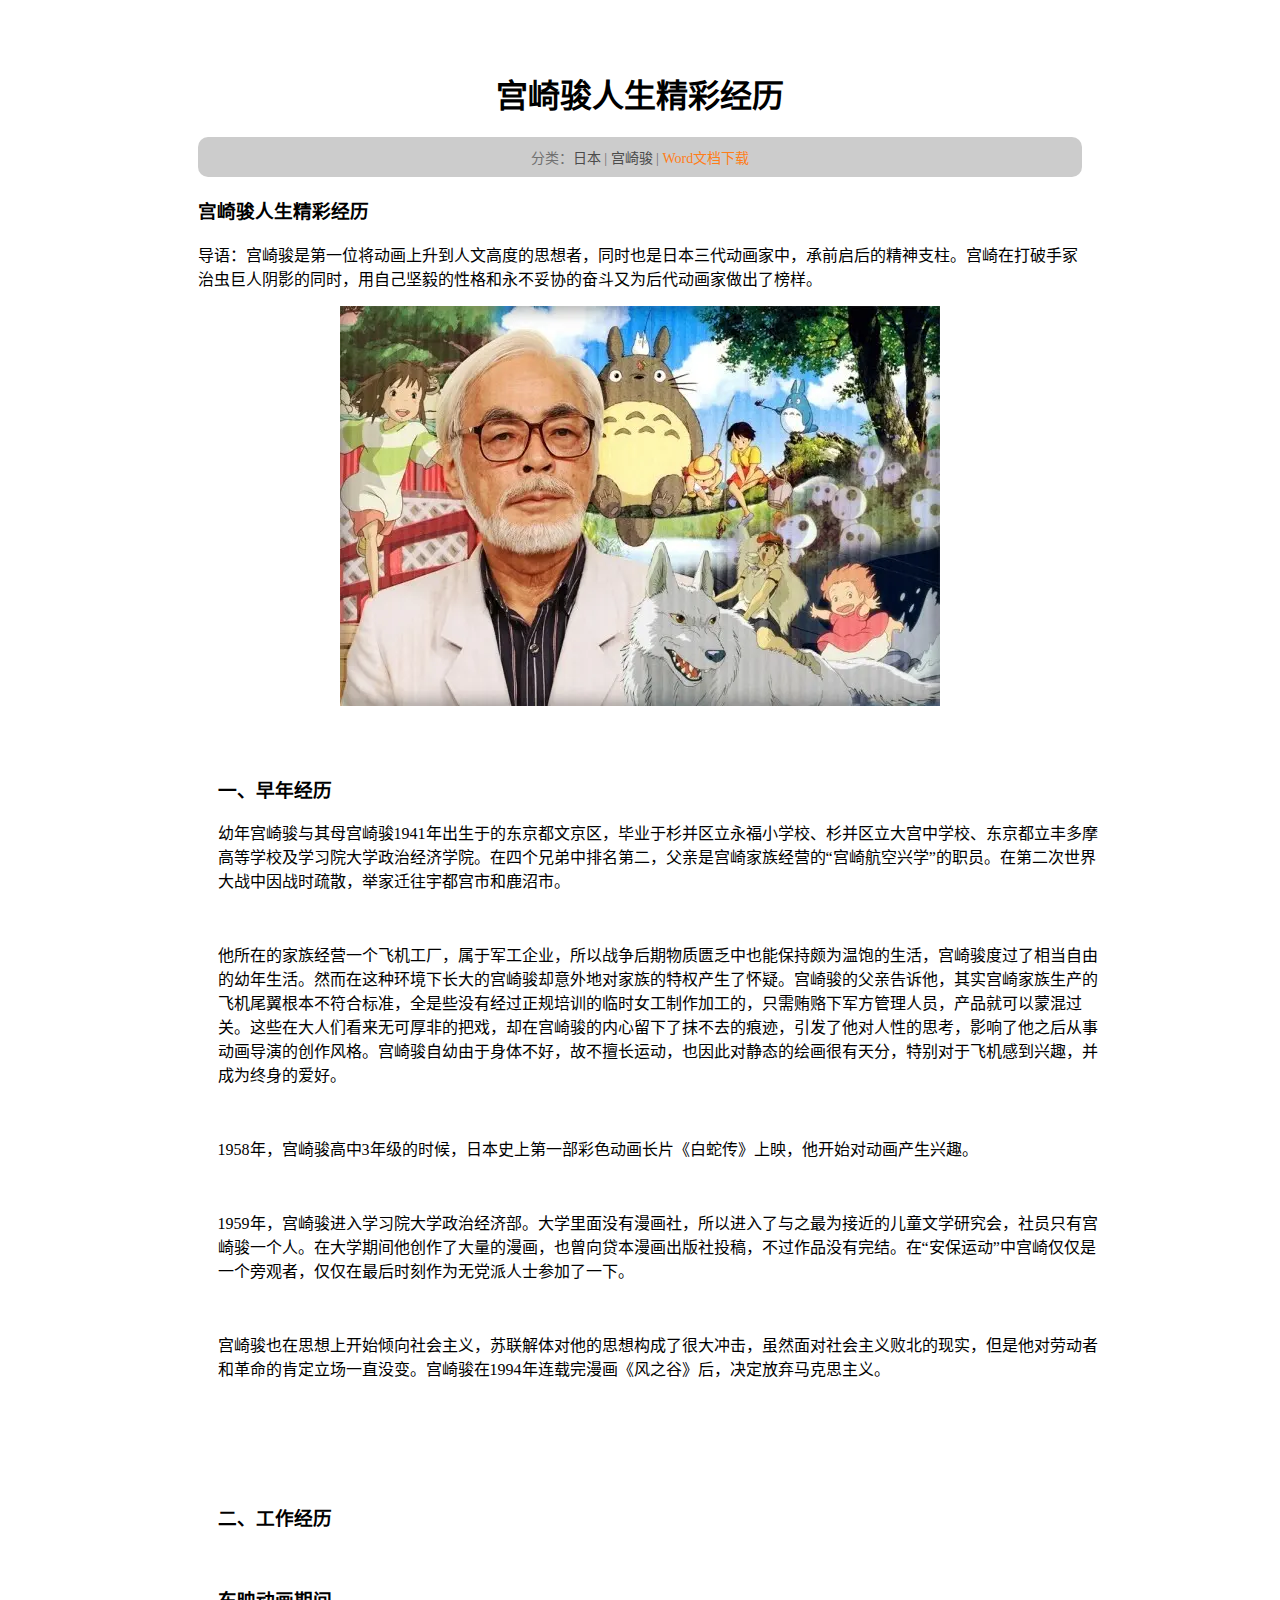
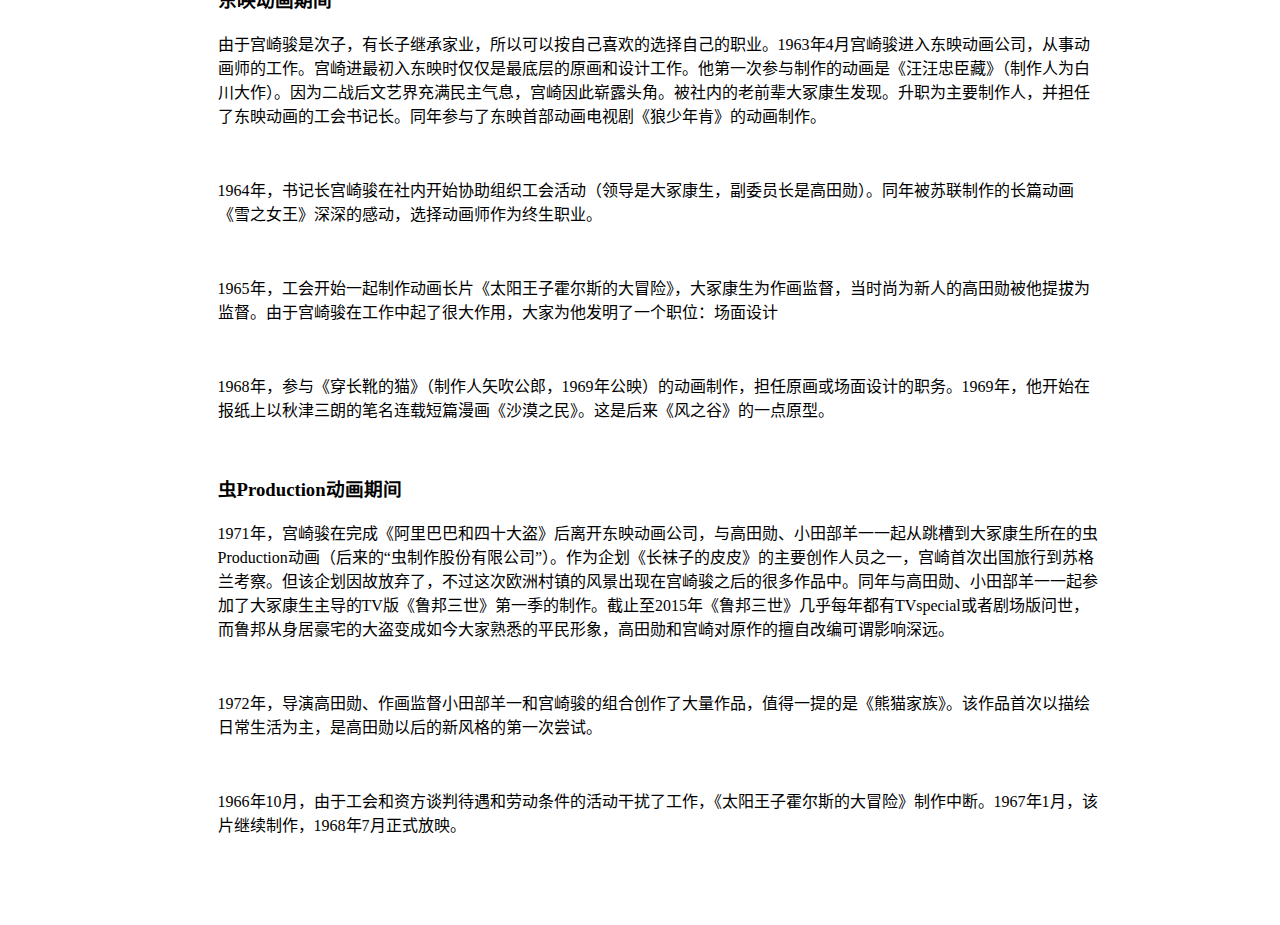
<file: author-store.html>
<!DOCTYPE html>
<html lang="zh-CN">

<head>
    <meta charset="UTF-8">
    <meta http-equiv="X-UA-Compatible" content="IE=edge">
    <meta name="viewport" content="width=device-width, initial-scale=1.0">
    <style>
        .container {
            margin: 0 auto;
            margin-top: 70px !important;
            width: 70%;
            /* background-color: skyblue; */
            margin-top: 50px;
            margin-bottom: 35px;
        }

        .guoxinye-head {
            margin: 0 auto;
            margin-bottom: 15px;
            padding: 10px;
            text-align: center;
            color: #707070;
            border-radius: 10px;
            background: #ccc;
            font-size: 14px;
        }

        .guoxinye-head a {
            text-decoration: none;
            color: #4b4b4b;
        }

        .guoxinye-onebox {
            margin-top: 30px;
            width: 100%;
            background-color: #fff;
            padding: 20px;
            border-radius: 20px
        }
    </style>
    <title>作者故事</title>
</head>

<body>
    <div class="container">
        <h1 style="text-align:center;">宫崎骏人生精彩经历</h1>
        <div class="guoxinye-head">
            分类：<a href="#" title="日本">日本</a> | <a href="#" title="宫崎骏">宫崎骏</a> | <a href="#"
                style="color:#ff7d18;">Word文档下载</a>
        </div>
        <h3 style="font-weight:600">宫崎骏人生精彩经历</h3>
        <p>导语：宫崎骏是第一位将动画上升到人文高度的思想者，同时也是日本三代动画家中，承前启后的精神支柱。宫崎在打破手冢治虫巨人阴影的同时，用自己坚毅的性格和永不妥协的奋斗又为后代动画家做出了榜样。</p>
        <img src="./image/g3.jpg" alt="" style="margin:0 auto; display: block;">

        <div class="guoxinye-onebox">
            <h3 style="font-weight:600">一、早年经历</h3>
            <p>幼年宫崎骏与其母宫崎骏1941年出生于的东京都文京区，毕业于杉并区立永福小学校、杉并区立大宫中学校、东京都立丰多摩高等学校及学习院大学政治经济学院。在四个兄弟中排名第二，父亲是宫崎家族经营的“宫崎航空兴学”的职员。在第二次世界大战中因战时疏散，举家迁往宇都宫市和鹿沼市。
            </p><br>
            <p>
                他所在的家族经营一个飞机工厂，属于军工企业，所以战争后期物质匮乏中也能保持颇为温饱的生活，宫崎骏度过了相当自由的幼年生活。然而在这种环境下长大的宫崎骏却意外地对家族的特权产生了怀疑。宫崎骏的父亲告诉他，其实宫崎家族生产的飞机尾翼根本不符合标准，全是些没有经过正规培训的临时女工制作加工的，只需贿赂下军方管理人员，产品就可以蒙混过关。这些在大人们看来无可厚非的把戏，却在宫崎骏的内心留下了抹不去的痕迹，引发了他对人性的思考，影响了他之后从事动画导演的创作风格。宫崎骏自幼由于身体不好，故不擅长运动，也因此对静态的绘画很有天分，特别对于飞机感到兴趣，并成为终身的爱好。
            </p><br>
            <p>
                1958年，宫崎骏高中3年级的时候，日本史上第一部彩色动画长片《白蛇传》上映，他开始对动画产生兴趣。
            </p><br>
            <p>
                1959年，宫崎骏进入学习院大学政治经济部。大学里面没有漫画社，所以进入了与之最为接近的儿童文学研究会，社员只有宫崎骏一个人。在大学期间他创作了大量的漫画，也曾向贷本漫画出版社投稿，不过作品没有完结。在“安保运动”中宫崎仅仅是一个旁观者，仅仅在最后时刻作为无党派人士参加了一下。
            </p><br>
            <p>
                宫崎骏也在思想上开始倾向社会主义，苏联解体对他的思想构成了很大冲击，虽然面对社会主义败北的现实，但是他对劳动者和革命的肯定立场一直没变。宫崎骏在1994年连载完漫画《风之谷》后，决定放弃马克思主义。
            </p><br>
        </div>
        <div class="guoxinye-onebox">
            <h3 style="font-weight:600">二、工作经历</h3><br>
            <h3>东映动画期间</h3>
            <p>
                由于宫崎骏是次子，有长子继承家业，所以可以按自己喜欢的选择自己的职业。1963年4月宫崎骏进入东映动画公司，从事动画师的工作。宫崎进最初入东映时仅仅是最底层的原画和设计工作。他第一次参与制作的动画是《汪汪忠臣藏》（制作人为白川大作）。因为二战后文艺界充满民主气息，宫崎因此崭露头角。被社内的老前辈大冢康生发现。升职为主要制作人，并担任了东映动画的工会书记长。同年参与了东映首部动画电视剧《狼少年肯》的动画制作。
            </p><br>
            <p>
                1964年，书记长宫崎骏在社内开始协助组织工会活动（领导是大冢康生，副委员长是高田勋）。同年被苏联制作的长篇动画《雪之女王》深深的感动，选择动画师作为终生职业。
            </p><br>
            <p>
                1965年，工会开始一起制作动画长片《太阳王子霍尔斯的大冒险》，大冢康生为作画监督，当时尚为新人的高田勋被他提拔为监督。由于宫崎骏在工作中起了很大作用，大家为他发明了一个职位：场面设计
            </p><br>
            <p>
                1968年，参与《穿长靴的猫》（制作人矢吹公郎，1969年公映）的动画制作，担任原画或场面设计的职务。1969年，他开始在报纸上以秋津三朗的笔名连载短篇漫画《沙漠之民》。这是后来《风之谷》的一点原型。
            </p><br>
            <h3 style="font-weight:600">虫Production动画期间</h3>
            <p>
                1971年，宫崎骏在完成《阿里巴巴和四十大盗》后离开东映动画公司，与高田勋、小田部羊一一起从跳槽到大冢康生所在的虫Production动画（后来的“虫制作股份有限公司”）。作为企划《长袜子的皮皮》的主要创作人员之一，宫崎首次出国旅行到苏格兰考察。但该企划因故放弃了，不过这次欧洲村镇的风景出现在宫崎骏之后的很多作品中。同年与高田勋、小田部羊一一起参加了大冢康生主导的TV版《鲁邦三世》第一季的制作。截止至2015年《鲁邦三世》几乎每年都有TVspecial或者剧场版问世，而鲁邦从身居豪宅的大盗变成如今大家熟悉的平民形象，高田勋和宫崎对原作的擅自改编可谓影响深远。
            </p><br>
            <p>
                1972年，导演高田勋、作画监督小田部羊一和宫崎骏的组合创作了大量作品，值得一提的是《熊猫家族》。该作品首次以描绘日常生活为主，是高田勋以后的新风格的第一次尝试。
            </p><br>
            <p>
                1966年10月，由于工会和资方谈判待遇和劳动条件的活动干扰了工作，《太阳王子霍尔斯的大冒险》制作中断。1967年1月，该片继续制作，1968年7月正式放映。
            </p><br>
        </div>
    </div>
</body>

</html>
</file>
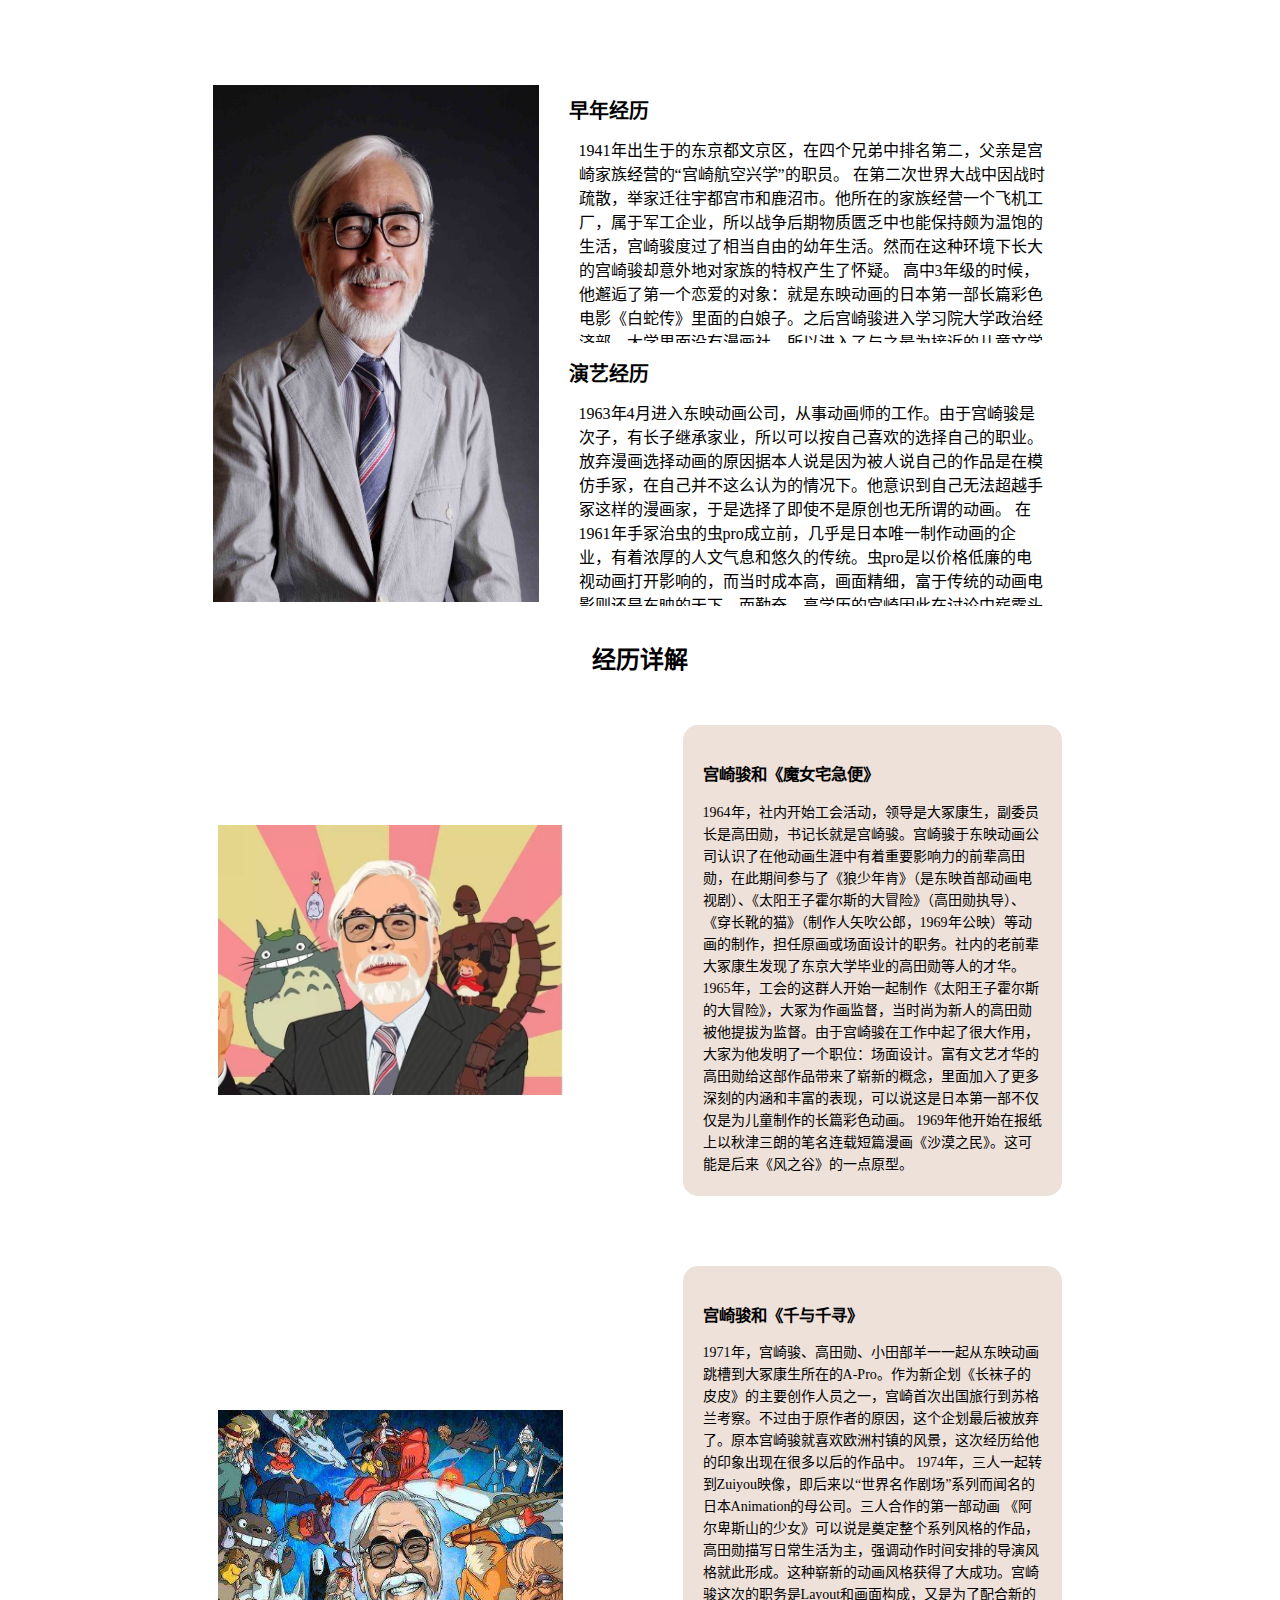
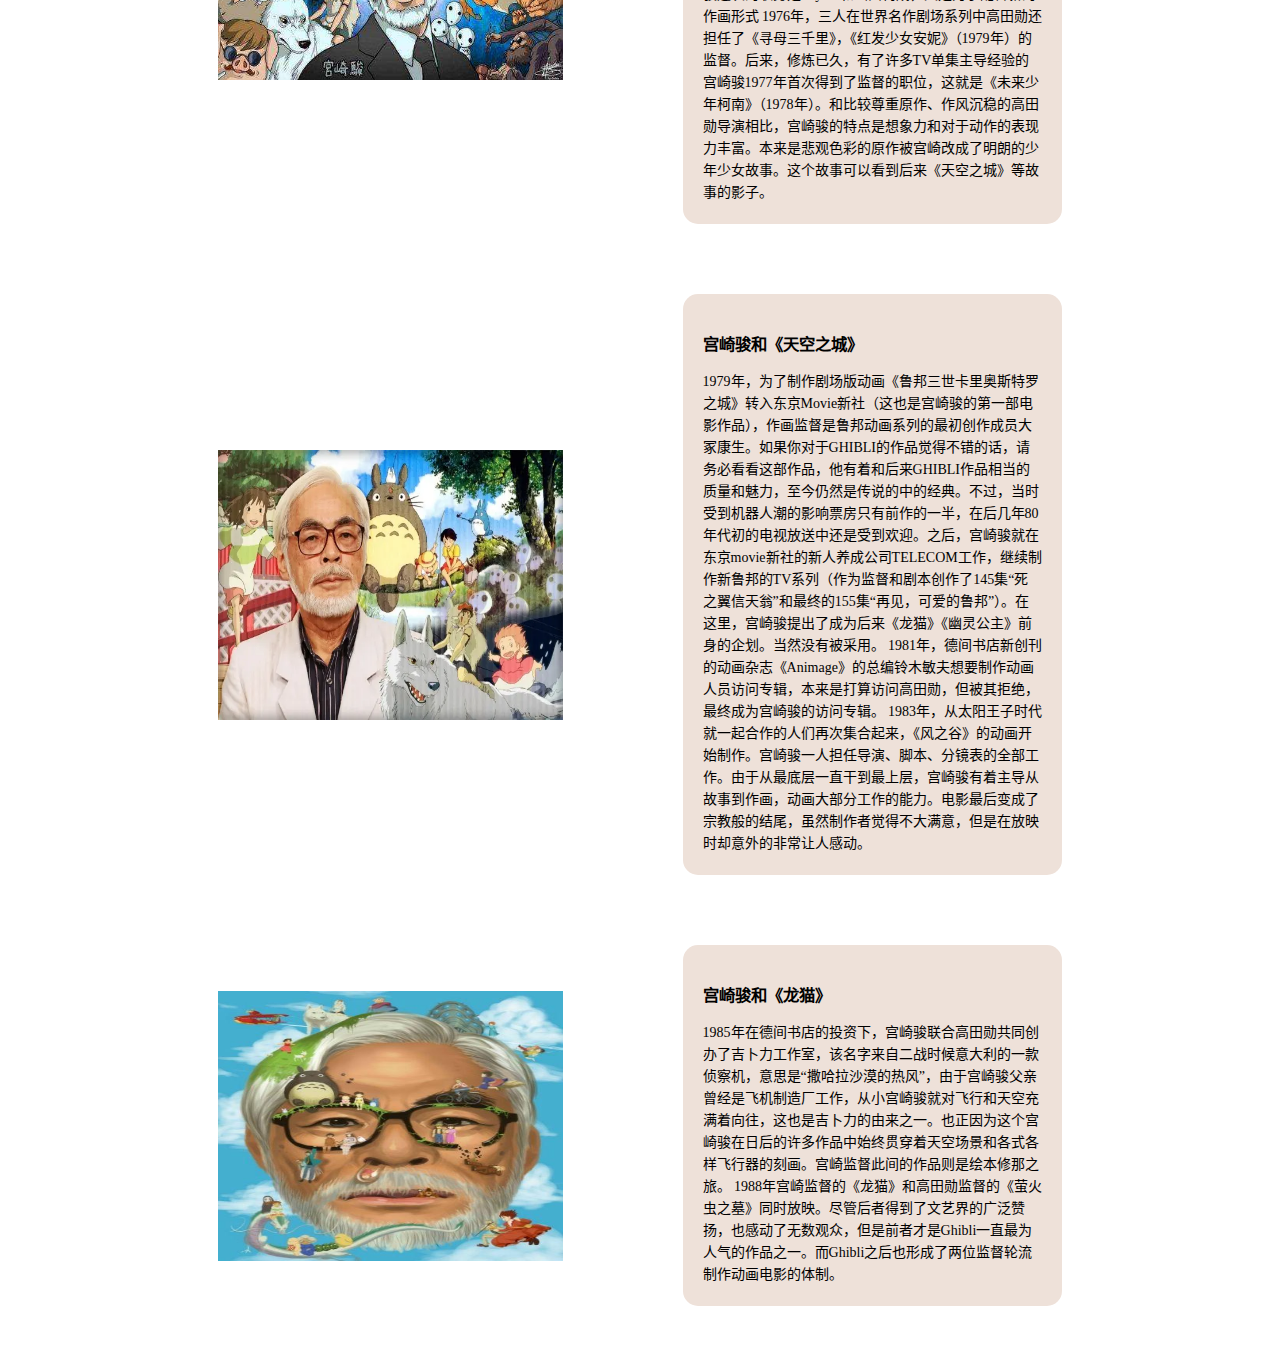
<file: author.html>
<!DOCTYPE html>
<html lang="zh-CN">

<head>
    <meta charset="UTF-8">
    <meta http-equiv="X-UA-Compatible" content="IE=edge">
    <meta name="viewport" content="width=device-width, initial-scale=1.0">
    <link rel="stylesheet" href="./css/author.css">
    <title>作者介绍</title>
</head>

<body>
    <div class="container">
        <div class="author">
            <div class="guoxinye-photo"><a href="./author-store.html"><img src="./image/authorBig.jpeg" alt="宫崎骏"></a>
            </div>
            <div class="authorExplain">
                <span>早年经历</span>
                <div>1941年出生于的东京都文京区，在四个兄弟中排名第二，父亲是宫崎家族经营的“宫崎航空兴学”的职员。
                    在第二次世界大战中因战时疏散，举家迁往宇都宫市和鹿沼市。他所在的家族经营一个飞机工厂，属于军工企业，所以战争后期物质匮乏中也能保持颇为温饱的生活，宫崎骏度过了相当自由的幼年生活。然而在这种环境下长大的宫崎骏却意外地对家族的特权产生了怀疑。
                    高中3年级的时候，他邂逅了第一个恋爱的对象：就是东映动画的日本第一部长篇彩色电影《白蛇传》里面的白娘子。之后宫崎骏进入学习院大学政治经济部。大学里面没有漫画社，所以进入了与之最为接近的儿童文学研究会，传说社员只有宫崎骏一个人。
                    1994年连载完漫画《风之谷》后，决定放弃马克思主义。</div>
                <span>演艺经历</span>
                <div>
                    1963年4月进入东映动画公司，从事动画师的工作。由于宫崎骏是次子，有长子继承家业，所以可以按自己喜欢的选择自己的职业。放弃漫画选择动画的原因据本人说是因为被人说自己的作品是在模仿手冢，在自己并不这么认为的情况下。他意识到自己无法超越手冢这样的漫画家，于是选择了即使不是原创也无所谓的动画。
                    在1961年手冢治虫的虫pro成立前，几乎是日本唯一制作动画的企业，有着浓厚的人文气息和悠久的传统。虫pro是以价格低廉的电视动画打开影响的，而当时成本高，画面精细，富于传统的动画电影则还是东映的天下。而勤奋、高学历的宫崎因此在讨论中崭露头角。他第一次参与制作的动画是《汪汪忠臣藏》（制作人为白川大作），其不凡的才能被发现后，升职为主要制作人，并担任了东映动画的公会书记长。
                </div>
            </div>
        </div>
        <h2>经历详解</h2>
        <ul>
            <li><img src="./image/g1.jpeg" alt="">
                <div class="explain">
                    <h3>
                        宫崎骏和《魔女宅急便》
                    </h3>
                    1964年，社内开始工会活动，领导是大冢康生，副委员长是高田勋，书记长就是宫崎骏。宫崎骏于东映动画公司认识了在他动画生涯中有着重要影响力的前辈高田勋，在此期间参与了《狼少年肯》（是东映首部动画电视剧）、《太阳王子霍尔斯的大冒险》（高田勋执导）、《穿长靴的猫》（制作人矢吹公郎，1969年公映）等动画的制作，担任原画或场面设计的职务。社内的老前辈大冢康生发现了东京大学毕业的高田勋等人的才华。
                    1965年，工会的这群人开始一起制作《太阳王子霍尔斯的大冒险》，大冢为作画监督，当时尚为新人的高田勋被他提拔为监督。由于宫崎骏在工作中起了很大作用，大家为他发明了一个职位：场面设计。富有文艺才华的高田勋给这部作品带来了崭新的概念，里面加入了更多深刻的内涵和丰富的表现，可以说这是日本第一部不仅仅是为儿童制作的长篇彩色动画。
                    1969年他开始在报纸上以秋津三朗的笔名连载短篇漫画《沙漠之民》。这可能是后来《风之谷》的一点原型。
                </div>
            </li>
            <li><img src="./image/g2.jpeg" alt="">
                <div class="explain">
                    <h3>
                        宫崎骏和《千与千寻》
                    </h3>
                    1971年，宫崎骏、高田勋、小田部羊一一起从东映动画跳槽到大冢康生所在的A-Pro。作为新企划《长袜子的皮皮》的主要创作人员之一，宫崎首次出国旅行到苏格兰考察。不过由于原作者的原因，这个企划最后被放弃了。原本宫崎骏就喜欢欧洲村镇的风景，这次经历给他的印象出现在很多以后的作品中。
                    1974年，三人一起转到Zuiyou映像，即后来以“世界名作剧场”系列而闻名的日本Animation的母公司。三人合作的第一部动画
                    《阿尔卑斯山的少女》可以说是奠定整个系列风格的作品，高田勋描写日常生活为主，强调动作时间安排的导演风格就此形成。这种崭新的动画风格获得了大成功。宫崎骏这次的职务是Layout和画面构成，又是为了配合新的作画形式
                    1976年，三人在世界名作剧场系列中高田勋还担任了《寻母三千里》，《红发少女安妮》（1979年）的监督。后来，修炼已久，有了许多TV单集主导经验的宫崎骏1977年首次得到了监督的职位，这就是《未来少年柯南》（1978年）。和比较尊重原作、作风沉稳的高田勋导演相比，宫崎骏的特点是想象力和对于动作的表现力丰富。本来是悲观色彩的原作被宫崎改成了明朗的少年少女故事。这个故事可以看到后来《天空之城》等故事的影子。
                </div>
            </li>
            <li><img src="./image/g3.jpg" alt="">
                <div class="explain">
                    <h3>
                        宫崎骏和《天空之城》
                    </h3>
                    1979年，为了制作剧场版动画《鲁邦三世卡里奥斯特罗之城》转入东京Movie新社（这也是宫崎骏的第一部电影作品），作画监督是鲁邦动画系列的最初创作成员大冢康生。如果你对于GHIBLI的作品觉得不错的话，请务必看看这部作品，他有着和后来GHIBLI作品相当的质量和魅力，至今仍然是传说的中的经典。不过，当时受到机器人潮的影响票房只有前作的一半，在后几年80年代初的电视放送中还是受到欢迎。之后，宫崎骏就在东京movie新社的新人养成公司TELECOM工作，继续制作新鲁邦的TV系列（作为监督和剧本创作了145集“死之翼信天翁”和最终的155集“再见，可爱的鲁邦”）。在这里，宫崎骏提出了成为后来《龙猫》《幽灵公主》前身的企划。当然没有被采用。
                    1981年，德间书店新创刊的动画杂志《Animage》的总编铃木敏夫想要制作动画人员访问专辑，本来是打算访问高田勋，但被其拒绝，最终成为宫崎骏的访问专辑。
                    1983年，从太阳王子时代就一起合作的人们再次集合起来，《风之谷》的动画开始制作。宫崎骏一人担任导演、脚本、分镜表的全部工作。由于从最底层一直干到最上层，宫崎骏有着主导从故事到作画，动画大部分工作的能力。电影最后变成了宗教般的结尾，虽然制作者觉得不大满意，但是在放映时却意外的非常让人感动。
                </div>
            </li>
            <li><img src="./image/g4.jpeg" alt="">
                <div class="explain">
                    <h3>
                        宫崎骏和《龙猫》
                    </h3>
                    1985年在德间书店的投资下，宫崎骏联合高田勋共同创办了吉卜力工作室，该名字来自二战时候意大利的一款侦察机，意思是“撒哈拉沙漠的热风”，由于宫崎骏父亲曾经是飞机制造厂工作，从小宫崎骏就对飞行和天空充满着向往，这也是吉卜力的由来之一。也正因为这个宫崎骏在日后的许多作品中始终贯穿着天空场景和各式各样飞行器的刻画。宫崎监督此间的作品则是绘本修那之旅。
                    1988年宫崎监督的《龙猫》和高田勋监督的《萤火虫之墓》同时放映。尽管后者得到了文艺界的广泛赞扬，也感动了无数观众，但是前者才是Ghibli一直最为人气的作品之一。而Ghibli之后也形成了两位监督轮流制作动画电影的体制。
                </div>
            </li>
        </ul>
    </div>
    <script>
    </script>
</body>

</html>
</file>
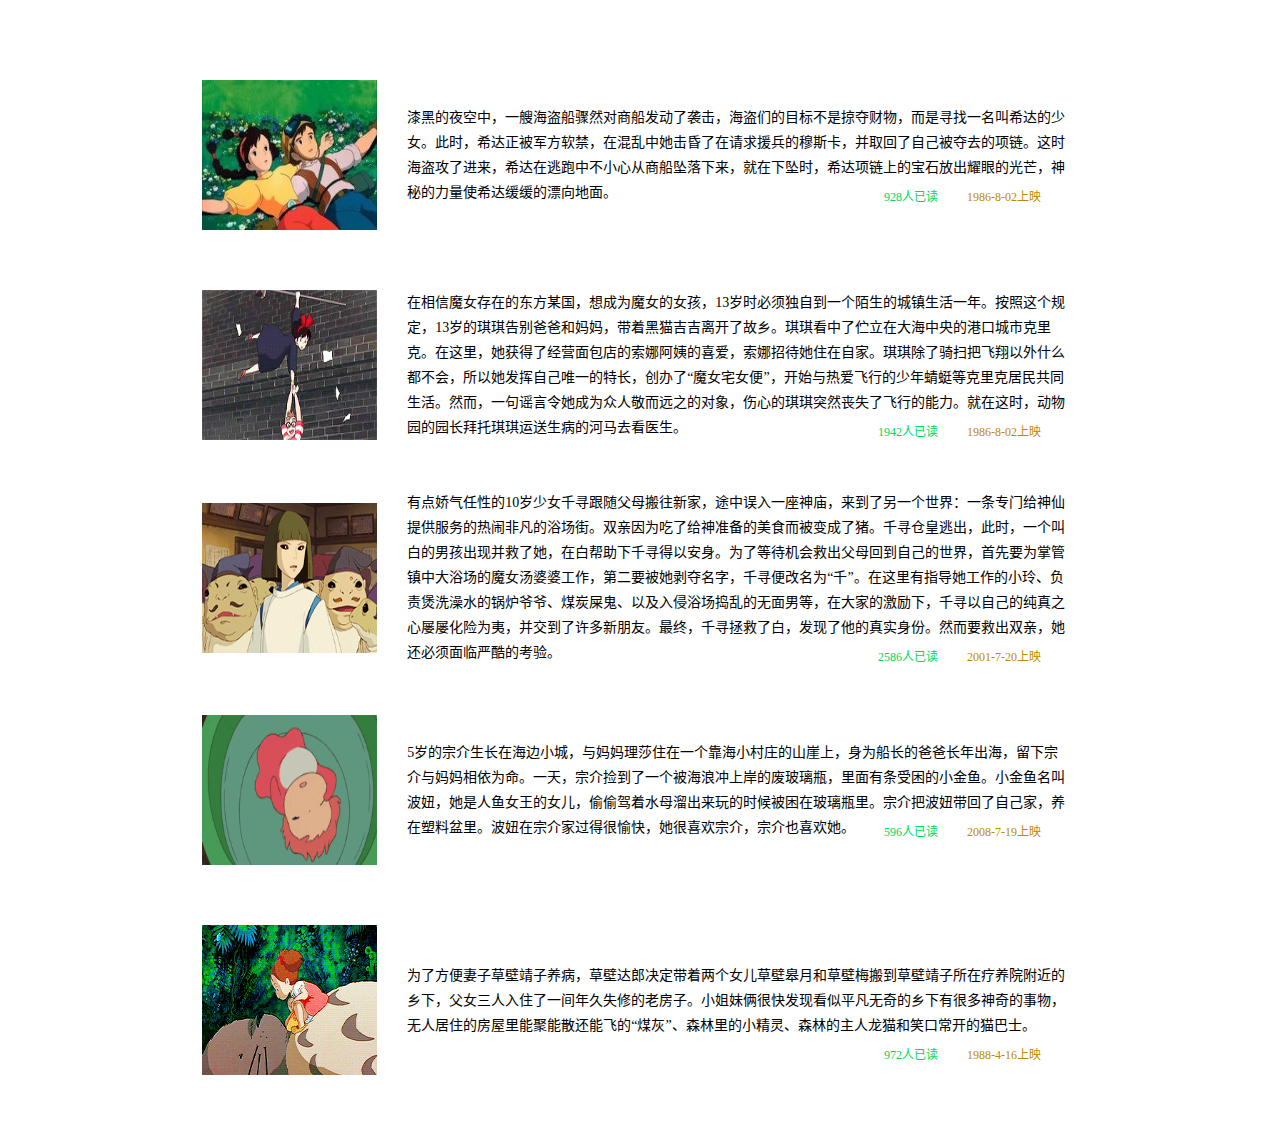
<file: background.html>
<!DOCTYPE html>
<html lang="zh-CN">

<head>
    <meta charset="UTF-8">
    <meta http-equiv="X-UA-Compatible" content="IE=edge">
    <meta name="viewport" content="width=device-width, initial-scale=1.0">
    <link rel="stylesheet" href="./css/background.css">
    <title>创作背景</title>
    <style>
        .container {
            margin: 0 auto;
            margin-top: 70px !important;
            width: 70%;
            /* background-color: skyblue; */
            margin-top: 50px;
            margin-bottom: 35px;
        }
    </style>
</head>

<body>
    <div class="container">
        <ul>
            <li class="movieCard">
                <div class="movieImg">
                    <img src="./image/movie1.jpeg" alt="天空之城">
                </div>
                <div class="bgText">
                    <div>
                        漆黑的夜空中，一艘海盗船骤然对商船发动了袭击，海盗们的目标不是掠夺财物，而是寻找一名叫希达的少女。此时，希达正被军方软禁，在混乱中她击昏了在请求援兵的穆斯卡，并取回了自己被夺去的项链。这时海盗攻了进来，希达在逃跑中不小心从商船坠落下来，就在下坠时，希达项链上的宝石放出耀眼的光芒，神秘的力量使希达缓缓的漂向地面。
                    </div>
                    <span class="time">1986-8-02上映</span>
                    <span class="reader">928人已读</span>
                </div>
            </li>
            <li class="movieCard">
                <div class="movieImg">
                    <img src="./image/movie2.gif" alt="魔女宅急便">
                </div>
                <div class="bgText">
                    <div>
                        在相信魔女存在的东方某国，想成为魔女的女孩，13岁时必须独自到一个陌生的城镇生活一年。按照这个规定，13岁的琪琪告别爸爸和妈妈，带着黑猫吉吉离开了故乡。琪琪看中了伫立在大海中央的港口城市克里克。在这里，她获得了经营面包店的索娜阿姨的喜爱，索娜招待她住在自家。琪琪除了骑扫把飞翔以外什么都不会，所以她发挥自己唯一的特长，创办了“魔女宅女便”，开始与热爱飞行的少年蜻蜓等克里克居民共同生活。然而，一句谣言令她成为众人敬而远之的对象，伤心的琪琪突然丧失了飞行的能力。就在这时，动物园的园长拜托琪琪运送生病的河马去看医生。
                    </div>
                    <span class="time">1986-8-02上映</span>
                    <span class="reader">1942人已读</span>
                </div>
            </li>
            <li class="movieCard">
                <div class="movieImg">
                    <img src="./image/movie3.gif" alt="千与千寻">
                </div>
                <div class="bgText">
                    <div>
                        有点娇气任性的10岁少女千寻跟随父母搬往新家，途中误入一座神庙，来到了另一个世界：一条专门给神仙提供服务的热闹非凡的浴场街。双亲因为吃了给神准备的美食而被变成了猪。千寻仓皇逃出，此时，一个叫白的男孩出现并救了她，在白帮助下千寻得以安身。为了等待机会救出父母回到自己的世界，首先要为掌管镇中大浴场的魔女汤婆婆工作，第二要被她剥夺名字，千寻便改名为“千”。在这里有指导她工作的小玲、负责煲洗澡水的锅炉爷爷、煤炭屎鬼、以及入侵浴场捣乱的无面男等，在大家的激励下，千寻以自己的纯真之心屡屡化险为夷，并交到了许多新朋友。最终，千寻拯救了白，发现了他的真实身份。然而要救出双亲，她还必须面临严酷的考验。
                    </div>
                    <span class="time">2001-7-20上映</span>
                    <span class="reader">2586人已读</span>
                </div>
            </li>
            <li class="movieCard">
                <div class="movieImg">
                    <img src="./image/movie4.gif" alt="悬崖上的波妞">
                </div>
                <div class="bgText">
                    <div>
                        5岁的宗介生长在海边小城，与妈妈理莎住在一个靠海小村庄的山崖上，身为船长的爸爸长年出海，留下宗介与妈妈相依为命。一天，宗介捡到了一个被海浪冲上岸的废玻璃瓶，里面有条受困的小金鱼。小金鱼名叫波妞，她是人鱼女王的女儿，偷偷驾着水母溜出来玩的时候被困在玻璃瓶里。宗介把波妞带回了自己家，养在塑料盆里。波妞在宗介家过得很愉快，她很喜欢宗介，宗介也喜欢她。
                    </div>
                    <span class="time">2008-7-19上映</span>
                    <span class="reader">596人已读</span>
                </div>
            </li>
            <li class="movieCard">
                <div class="movieImg">
                    <img src="./image/movie5.gif" alt="龙猫">
                </div>
                <div class="bgText">
                    <div>
                        为了方便妻子草壁靖子养病，草壁达郎决定带着两个女儿草壁皋月和草壁梅搬到草壁靖子所在疗养院附近的乡下，父女三人入住了一间年久失修的老房子。小姐妹俩很快发现看似平凡无奇的乡下有很多神奇的事物，无人居住的房屋里能聚能散还能飞的“煤灰”、森林里的小精灵、森林的主人龙猫和笑口常开的猫巴士。
                    </div>
                    <span class="time">1988-4-16上映</span>
                    <span class="reader">972人已读</span>
                </div>
            </li>
        </ul>
    </div>
</body>
<script src="./js/background.js"></script>

</html>
</file>
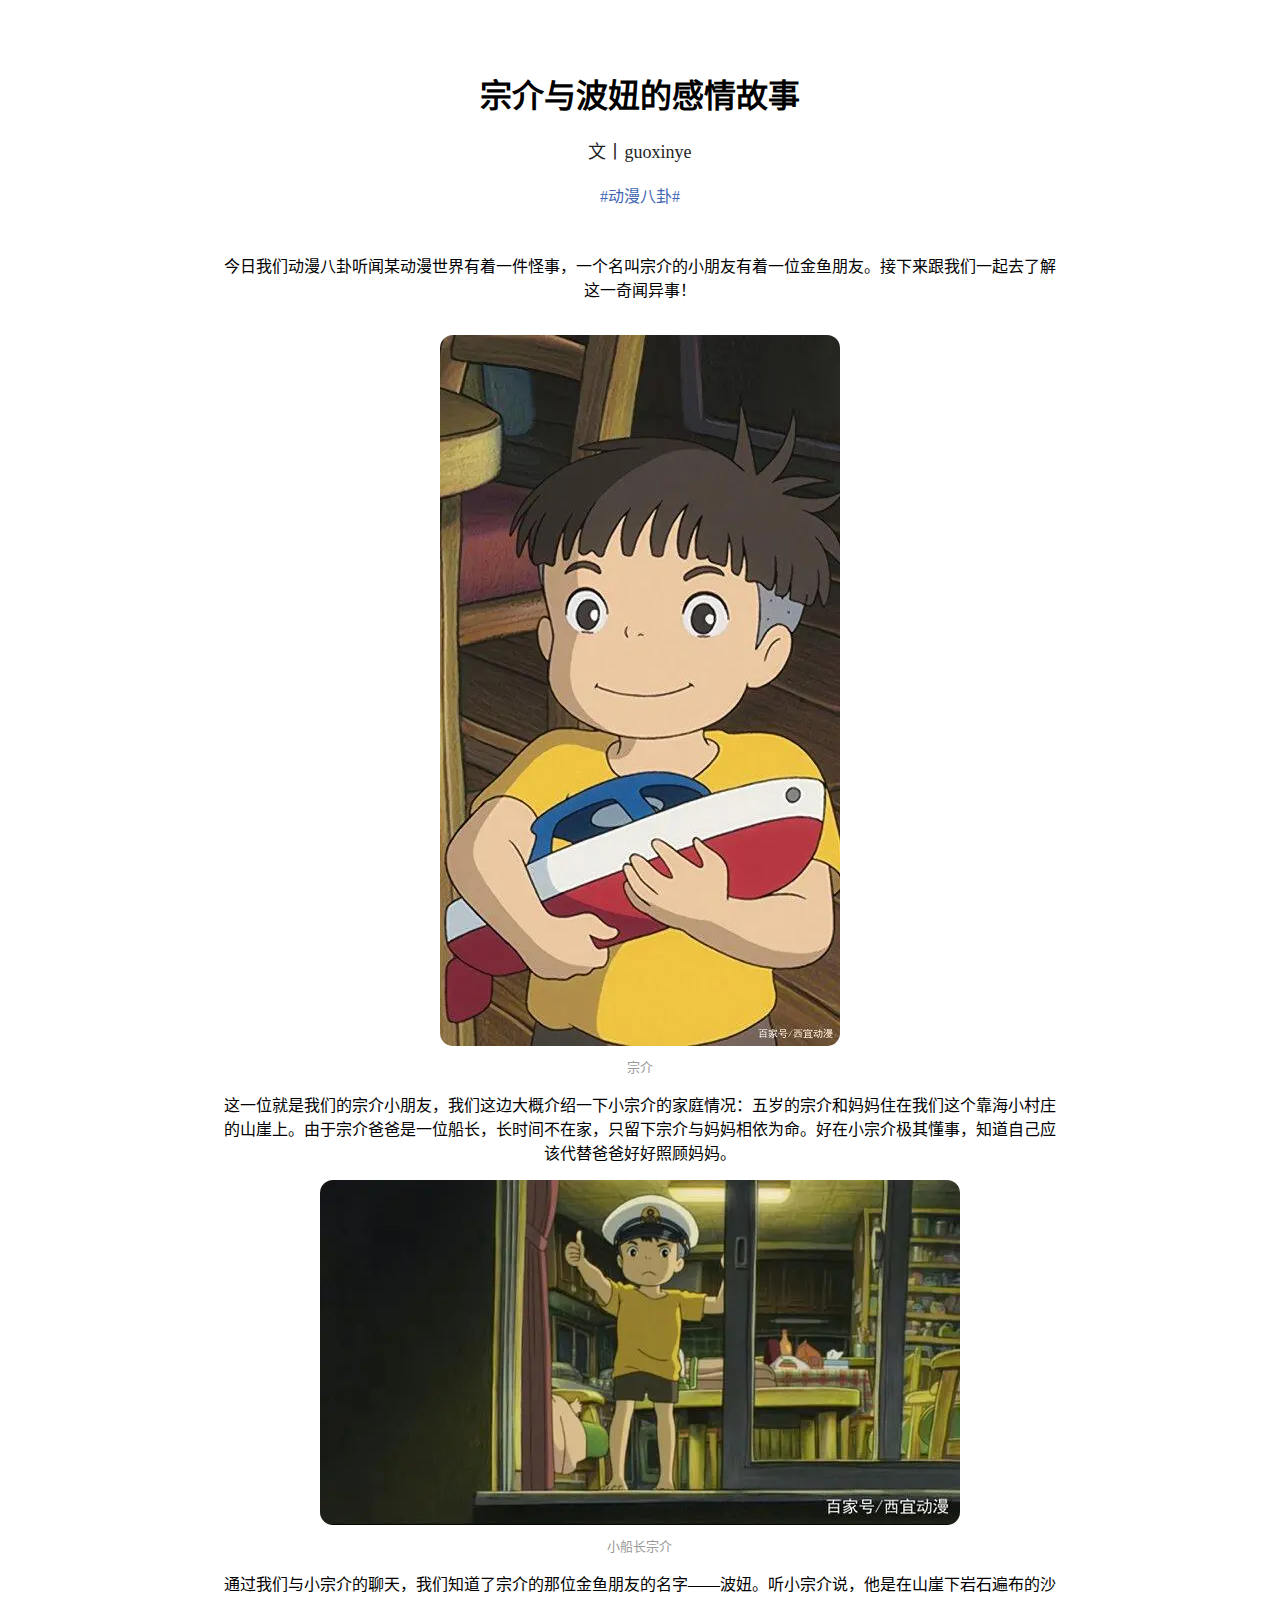
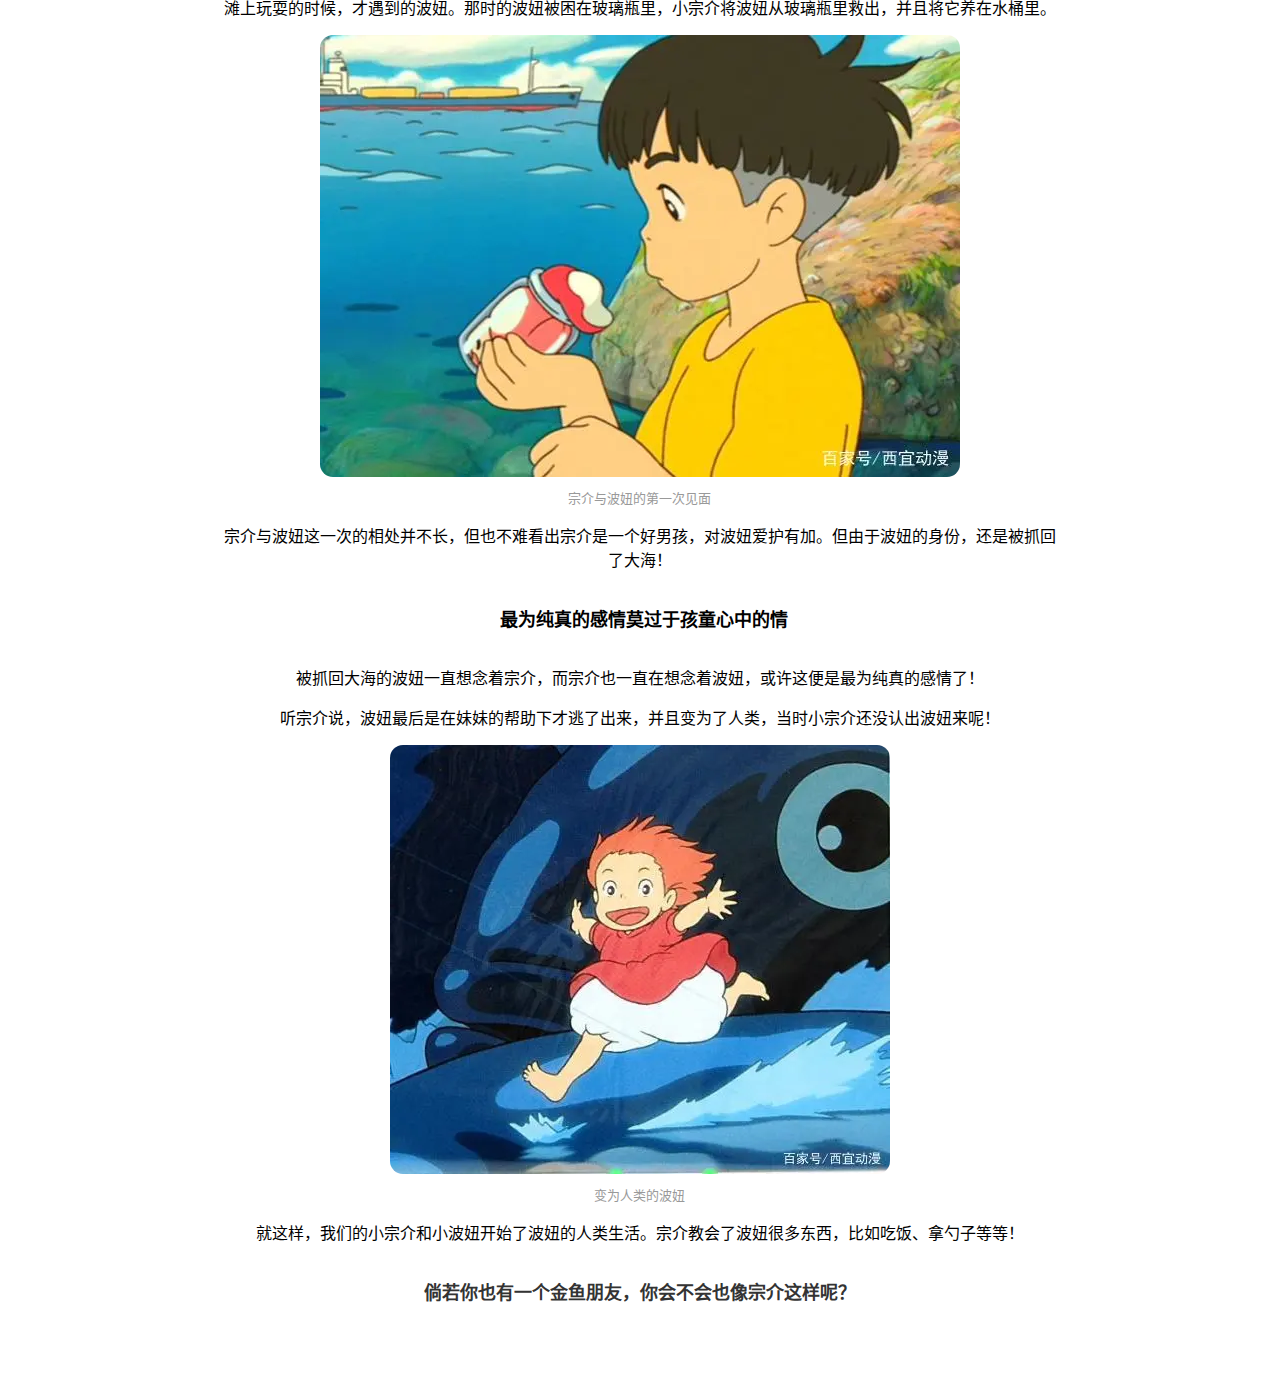
<file: boniu.html>
<!DOCTYPE html>
<html lang="zh-CN">

<head>
    <meta charset="UTF-8">
    <meta http-equiv="X-UA-Compatible" content="IE=edge">
    <meta name="viewport" content="width=device-width, initial-scale=1.0">
    <title>波妞与宗介</title>
    <style>
        .container {
            margin: 0 auto;
            margin-top: 70px !important;
            width: 70%;
            /* background-color: skyblue; */
            margin-top: 50px;
            margin-bottom: 35px;
            text-align: center;
        }

        .guoxinye-bjh-p {
            font-size: 18px;
            color: #222;
            line-height: 30px;
        }

        .guoxinye-card {
            background-color: #fff;
            border-radius: 15px;
            padding: 20px;
            margin-top: 10px;
        }
    </style>
</head>

<body>
    <div class="container">
        <h1>宗介与波妞的感情故事</h1>
        <p><span class="guoxinye-bjh-p">文丨guoxinye</span></p>
        <span style="cursor: pointer;color: #4367b4;">#动漫八卦#</span>
        <div class="guoxinye-card">
            <p>今日我们动漫八卦听闻某动漫世界有着一件怪事，一个名叫宗介的小朋友有着一位金鱼朋友。接下来跟我们一起去了解这一奇闻异事！</p><br>
            <img src="./image/zj.jpg" alt="" style="border-radius: 13px; margin: 0 auto; display: block;">
            <span style="display: block;
        margin-top: 11px;
        text-align: center;
        font-size: 13px;
        color: #999;">宗介</span>
            <p>
                这一位就是我们的宗介小朋友，我们这边大概介绍一下小宗介的家庭情况：五岁的宗介和妈妈住在我们这个靠海小村庄的山崖上。由于宗介爸爸是一位船长，长时间不在家，只留下宗介与妈妈相依为命。好在小宗介极其懂事，知道自己应该代替爸爸好好照顾妈妈。
            </p>
            <img src="./image/zj2.jpg" alt="" style="border-radius: 13px; margin: 0 auto; display: block;">
            <span style="display: block;
        margin-top: 11px;
        text-align: center;
        font-size: 13px;
        color: #999;">小船长宗介</span>
            <p>通过我们与小宗介的聊天，我们知道了宗介的那位金鱼朋友的名字——波妞。听小宗介说，他是在山崖下岩石遍布的沙滩上玩耍的时候，才遇到的波妞。那时的波妞被困在玻璃瓶里，小宗介将波妞从玻璃瓶里救出，并且将它养在水桶里。
            </p>
            <img src="./image/zj3.jpg" alt="" style="border-radius: 13px; margin: 0 auto; display: block;">
            <span style="display: block;
        margin-top: 11px;
        text-align: center;
        font-size: 13px;
        color: #999;">宗介与波妞的第一次见面</span>
            <p>宗介与波妞这一次的相处并不长，但也不难看出宗介是一个好男孩，对波妞爱护有加。但由于波妞的身份，还是被抓回了大海！</p><br>
            <span style="display: inline-block;
            position: relative;
            padding-left: 9px;
            font-size: 18px;
            font-weight: 700;
            color: #000;">最为纯真的感情莫过于孩童心中的情</span><br><br>
            <p>
                被抓回大海的波妞一直想念着宗介，而宗介也一直在想念着波妞，或许这便是最为纯真的感情了！
            </p>
            <p>
                听宗介说，波妞最后是在妹妹的帮助下才逃了出来，并且变为了人类，当时小宗介还没认出波妞来呢！
            </p>
            <img src="./image/bn.jpg" alt="" style="border-radius: 13px; margin: 0 auto; display: block;">
            <span style="display: block;
        margin-top: 11px;
        text-align: center;
        font-size: 13px;
        color: #999;">变为人类的波妞</span>
            <p>就这样，我们的小宗介和小波妞开始了波妞的人类生活。宗介教会了波妞很多东西，比如吃饭、拿勺子等等！</p><br>
            <span style="font-size: 18px;
        color: #333;
        font-weight: 700;">倘若你也有一个金鱼朋友，你会不会也像宗介这样呢？</span><br><br>
        </div>
    </div>
</body>

</html>
</file>
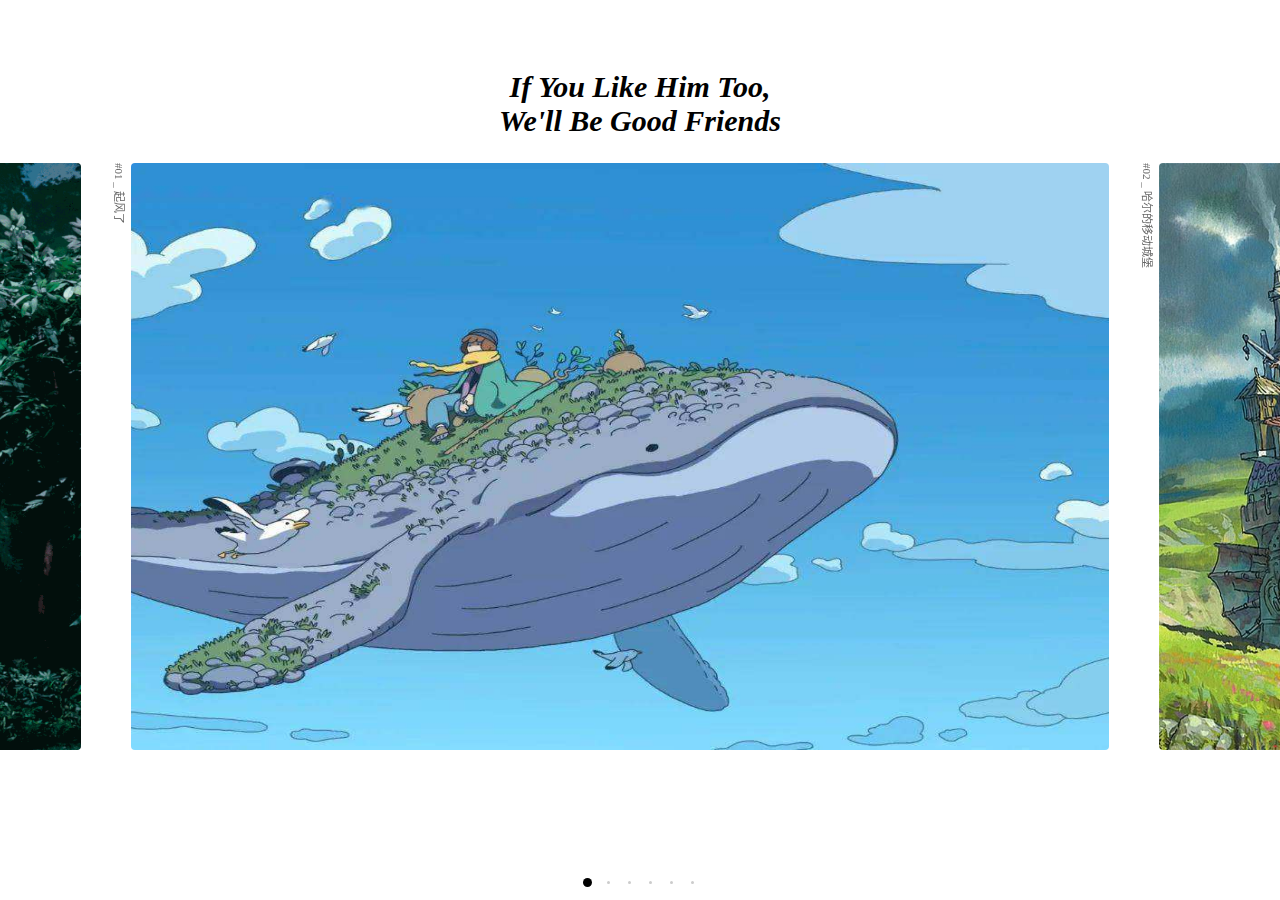
<file: cartoon.html>
<!DOCTYPE html>
<html lang="zh-CN">

<head>
    <meta charset="UTF-8">
    <meta http-equiv="X-UA-Compatible" content="IE=edge">
    <meta name="viewport" content="width=device-width, initial-scale=1.0">
    <link rel="stylesheet" href="./css/swiper-bundle.min.css">
    <link rel="stylesheet" href="./css/cartoon.css">
    <title>作品欣赏</title>
    <style>
        .container {
            margin: 0 auto;
            margin-top: 70px !important;
            width: 70%;
            /* background-color: skyblue; */
            margin-top: 50px;
            margin-bottom: 35px;
        }
    </style>
</head>

<body>
    <div class="container">
        <h2>If You Like Him Too,<br>
            We'll Be Good Friends</h2>
        <div class="swiper-container">
            <div class="swiper-wrapper">
                <div class="swiper-slide">
                    <div class="title">#01 _ 起风了</div><img data-src="./image/picture-1.jpeg"
                        data-srcset="img/picture-1-2x.jpg 2x" class="swiper-lazy">
                    <div class="swiper-lazy-preloader"></div>
                </div>
                <div class="swiper-slide">
                    <div class="title">#02 _ 哈尔的移动城堡</div><img data-src="./image/picture-2.jpeg"
                        data-srcset="img/picture-2-2x.jpg 2x" class="swiper-lazy">
                    <div class="swiper-lazy-preloader"></div>
                </div>
                <div class="swiper-slide">
                    <div class="title">#03 _ 魔女宅急便</div><img data-src="./image/picture-3.jpeg"
                        data-srcset="img/picture-3-2x.jpg 2x" class="swiper-lazy">
                    <div class="swiper-lazy-preloader"></div>
                </div>
                <div class="swiper-slide">
                    <div class="title">#04 _ 龙猫</div><img data-src="./image/picture-4.jpeg"
                        data-srcset="img/picture-4-2x.jpg 2x" class="swiper-lazy">
                    <div class="swiper-lazy-preloader"></div>
                </div>
                <div class="swiper-slide">
                    <div class="title">#05 _ 天空之城</div><img data-src="./image/picture-5.jpeg"
                        data-srcset="img/picture-5-2x.jpg 2x" class="swiper-lazy">
                    <div class="swiper-lazy-preloader"></div>
                </div>
                <div class="swiper-slide">
                    <div class="title">#06 _ 你也喜欢宫崎骏吗</div><img data-src="./image/picture-6.gif"
                        data-srcset="img/picture-6-2x.jpg 2x" class="swiper-lazy">
                    <div class="swiper-lazy-preloader"></div>
                </div>
            </div>
            <div class="swiper-pagination"></div>
            <!-- <div class="swiper-button-prev"></div>
            <div class="swiper-button-next"></div> -->
        </div>
    </div>
</body>
<script src="./js/swiper-bundle.min.js"></script>
<script src="./js/cartoon.js"></script>

</html>
</file>
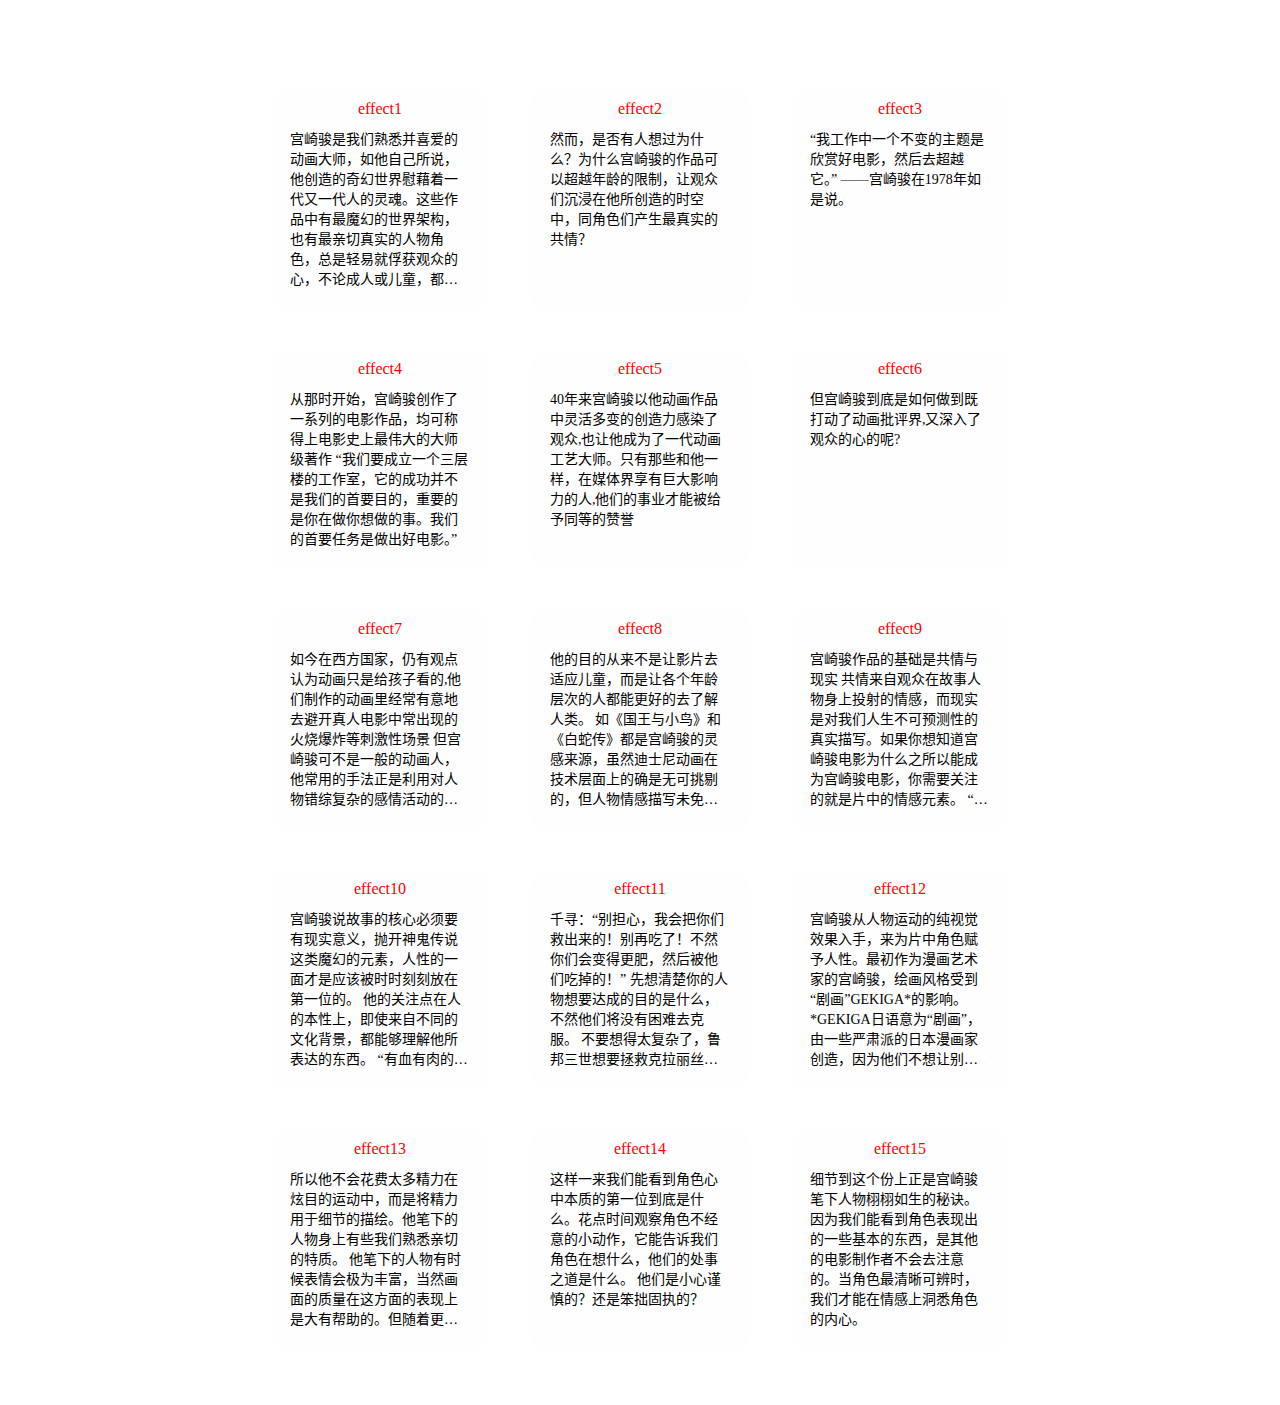
<file: effect.html>
<!DOCTYPE html>
<html lang="zh-CN">

<head>
    <meta charset="UTF-8">
    <meta http-equiv="X-UA-Compatible" content="IE=edge">
    <meta name="viewport" content="width=device-width, initial-scale=1.0">
    <link rel="stylesheet" href="./css//effect.css">
    <title>社会效果</title>
    <style>
        .container {
            margin: 0 auto;
            margin-top: 70px !important;
            width: 70%;
            /* background-color: skyblue; */
            margin-top: 50px;
            margin-bottom: 35px;
            display: flex;
            justify-content: center;
        }
    </style>
</head>

<body>
    <div class="container">
        <ul>
            <li><span>我是标题</span>
                <div>
                    宫崎骏是我们熟悉并喜爱的动画大师，如他自己所说，他创造的奇幻世界慰藉着一代又一代人的灵魂。这些作品中有最魔幻的世界架构，也有最亲切真实的人物角色，总是轻易就俘获观众的心，不论成人或儿童，都会从内心深深被打动
                </div>
            </li>
            <li><span>我是标题</span>
                <div>然而，是否有人想过为什么？为什么宫崎骏的作品可以超越年龄的限制，让观众们沉浸在他所创造的时空中，同角色们产生最真实的共情？</div>
            </li>
            <li><span>我是标题</span>
                <div>“我工作中一个不变的主题是欣赏好电影，然后去超越它。”

                    ——宫崎骏在1978年如是说。</div>
            </li>
            <li><span>我是标题</span>
                <div>从那时开始，宫崎骏创作了一系列的电影作品，均可称得上电影史上最伟大的大师级著作
                    “我们要成立一个三层楼的工作室，它的成功并不是我们的首要目的，重要的是你在做你想做的事。我们的首要任务是做出好电影。”
                </div>
            </li>
            <li><span>我是标题</span>
                <div>40年来宫崎骏以他动画作品中灵活多变的创造力感染了观众,也让他成为了一代动画工艺大师。只有那些和他一样，在媒体界享有巨大影响力的人,他们的事业才能被给予同等的赞誉</div>
            </li>

            <li><span>我是标题</span>
                <div>但宫崎骏到底是如何做到既打动了动画批评界,又深入了观众的心的呢?</div>
            </li>
            <li><span>我是标题</span>
                <div>如今在西方国家，仍有观点认为动画只是给孩子看的,他们制作的动画里经常有意地去避开真人电影中常出现的火烧爆炸等刺激性场景
                    但宫崎骏可不是一般的动画人，他常用的手法正是利用对人物错综复杂的感情活动的描绘，来丰满笔下所谓的“卡通人物”
                </div>
            </li>
            <li><span>我是标题</span>
                <div>他的目的从来不是让影片去适应儿童，而是让各个年龄层次的人都能更好的去了解人类。
                    如《国王与小鸟》和《白蛇传》都是宫崎骏的灵感来源，虽然迪士尼动画在技术层面上的确是无可挑剔的，但人物情感描写未免被简化过度了。在动画制作早期，动画内容浅显一些也无可厚非，但宫崎骏想要改变这个状况。
                </div>
            </li>
            <li><span>我是标题</span>
                <div>宫崎骏作品的基础是共情与现实
                    共情来自观众在故事人物身上投射的情感，而现实是对我们人生不可预测性的真实描写。如果你想知道宫崎骏电影为什么之所以能成为宫崎骏电影，你需要关注的就是片中的情感元素。

                    “一位在制作人办公室工作的女士告诉我，‘孩子们需要去接触一些晦涩难懂的东西，然后他们在之后成长的过程中会慢慢了解的。’我以前从来没有像这样想过。”
                </div>
            </li>
            <li><span>我是标题</span>
                <div>宫崎骏说故事的核心必须要有现实意义，抛开神鬼传说这类魔幻的元素，人性的一面才是应该被时时刻刻放在第一位的。

                    他的关注点在人的本性上，即使来自不同的文化背景，都能够理解他所表达的东西。

                    “有血有肉的有具体目标的人物”，构思一个人物的出发点应该是这个。

                    人物想要的是什么？</div>
            </li>
            <li><span>我是标题</span>
                <div>千寻：“别担心，我会把你们救出来的！别再吃了！不然你们会变得更肥，然后被他们吃掉的！”

                    先想清楚你的人物想要达成的目的是什么，不然他们将没有困难去克服。

                    不要想得太复杂了，鲁邦三世想要拯救克拉丽丝小姐，这就是我们需要的人物目的，但如果你的角色没有三维化，这一切都白谈了。</div>
            </li>
            <li><span>我是标题</span>
                <div>宫崎骏从人物运动的纯视觉效果入手，来为片中角色赋予人性。最初作为漫画艺术家的宫崎骏，绘画风格受到“剧画”GEKIGA*的影响。
                    *GEKIGA日语意为“剧画”，由一些严肃派的日本漫画家创造，因为他们不想让别人认为他们所做的只是漫画而已。
                    “剧画”风格的作品

                    这是一种对故事叙述更加严谨且绘画风格更趋于现实的流派，宫崎骏对动画产业有些不满之处，他曾公开表示过对于通过过度表达来吸引观众的这种廉价策略的厌恶。
                </div>
            </li>
            <li><span>我是标题</span>
                <div>所以他不会花费太多精力在炫目的运动中，而是将精力用于细节的描绘。他笔下的人物身上有些我们熟悉亲切的特质。
                    他笔下的人物有时候表情会极为丰富，当然画面的质量在这方面的表现上是大有帮助的。但随着更多不易察觉的小动作出现，我们能看见角色不用再去想自己到底在做什么了。
                </div>
            </li>
            <li><span>我是标题</span>
                <div>这样一来我们能看到角色心中本质的第一位到底是什么。花点时间观察角色不经意的小动作，它能告诉我们角色在想什么，他们的处事之道是什么。

                    他们是小心谨慎的？还是笨拙固执的？</div>
            </li>
            <li><span>我是标题</span>
                <div>细节到这个份上正是宫崎骏笔下人物栩栩如生的秘诀。因为我们能看到角色表现出的一些基本的东西，是其他的电影制作者不会去注意的。当角色最清晰可辨时，我们才能在情感上洞悉角色的内心。</div>
            </li>
        </ul>
    </div>
</body>
<script>
    let spans = document.querySelectorAll('span')
    spans.forEach((item, index) => {
        item.innerHTML = `effect${index + 1}`
    })
</script>

</html>
</file>
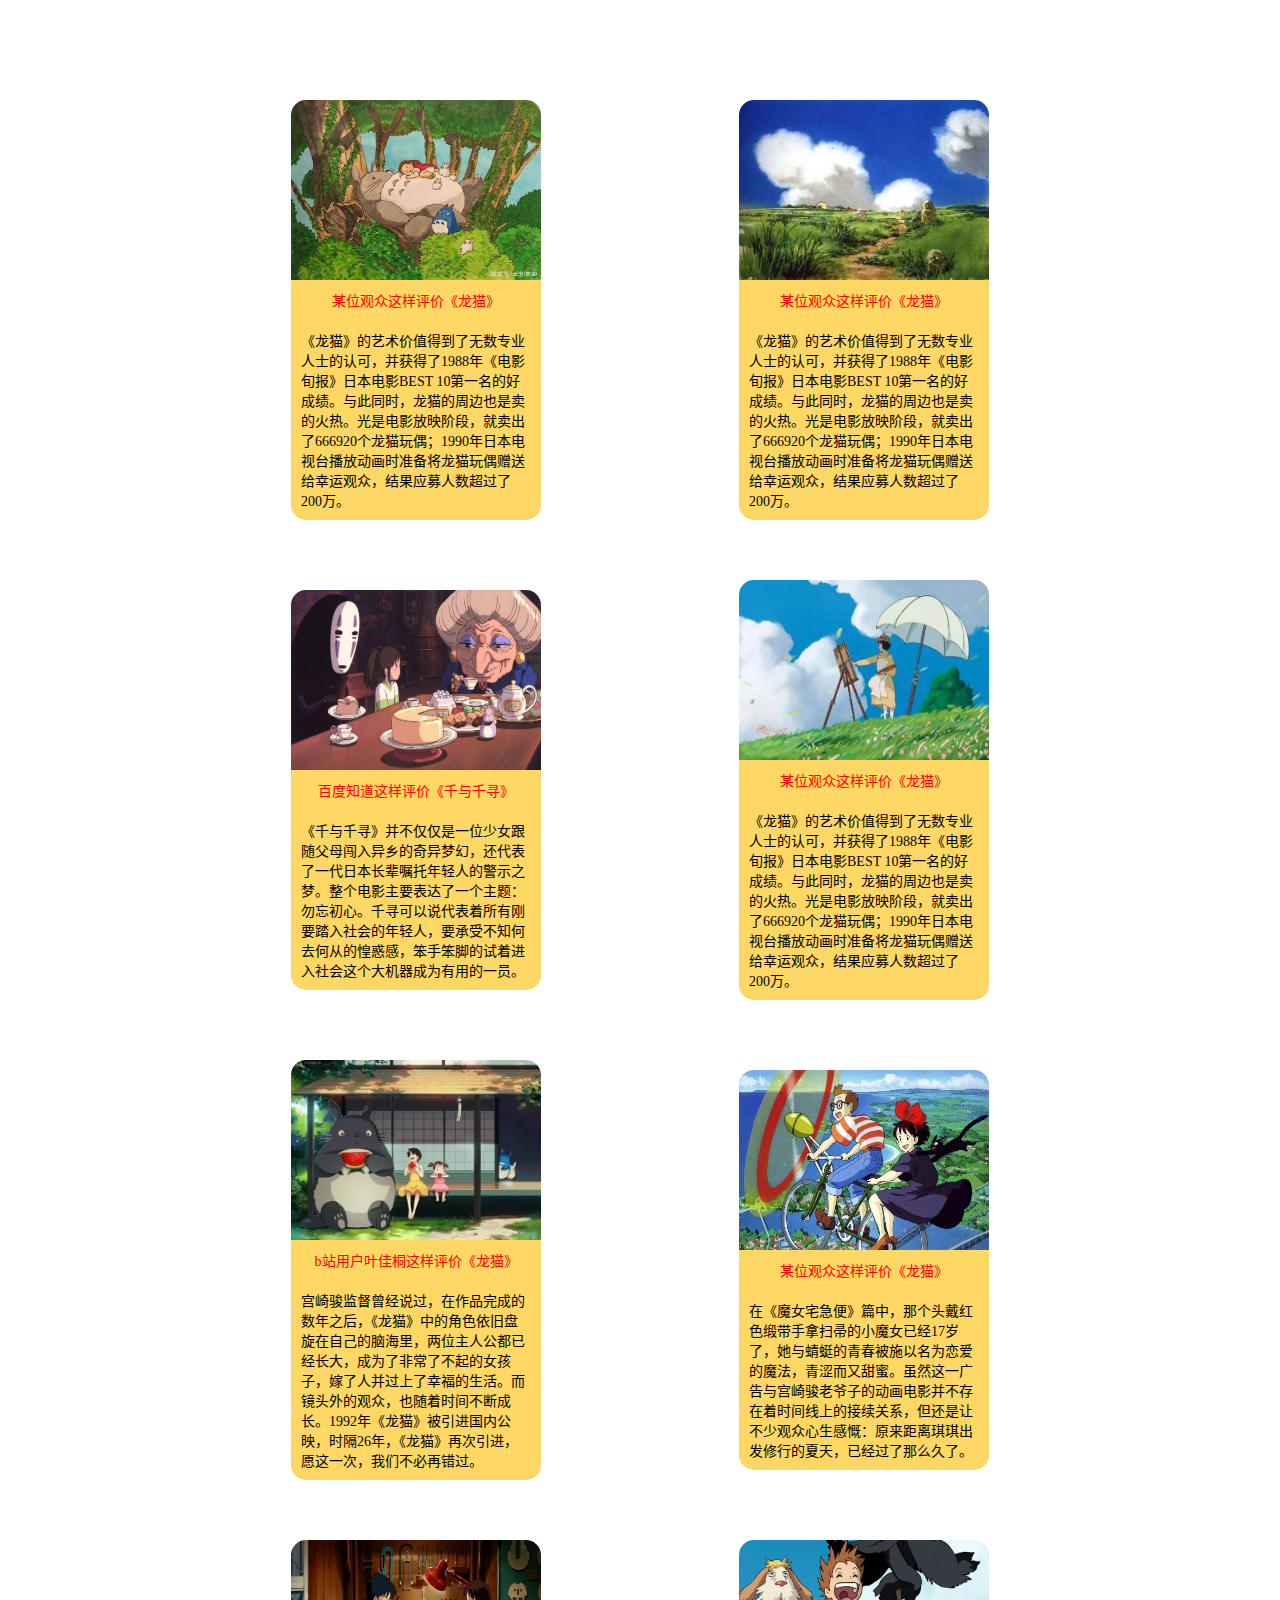
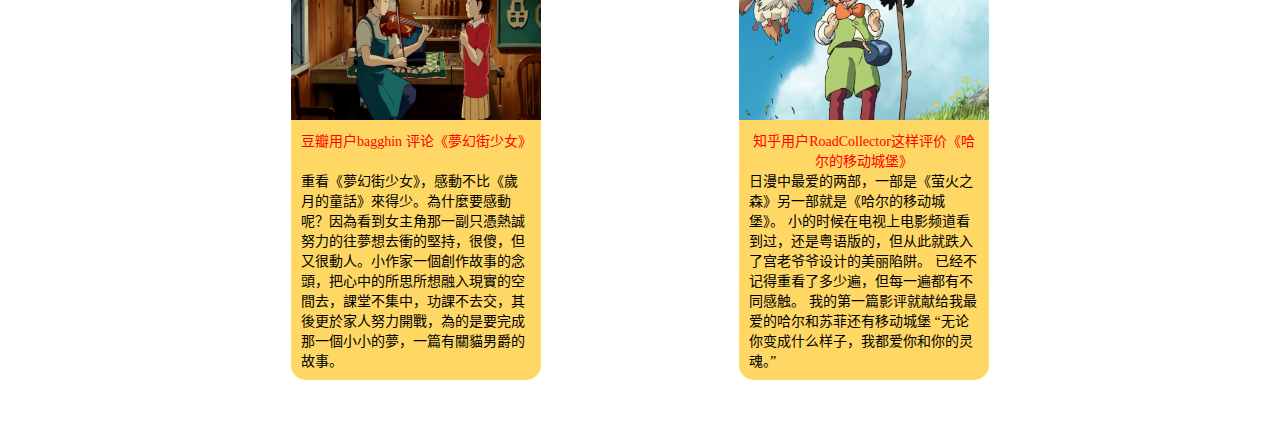
<file: eval.html>
<!DOCTYPE html>
<html lang="zh-CN">

<head>
    <meta charset="UTF-8">
    <meta http-equiv="X-UA-Compatible" content="IE=edge">
    <meta name="viewport" content="width=device-width, initial-scale=1.0">
    <link rel="stylesheet" href="./css/eval.css">
    <title>观众评价</title>
    <style>
        .container {
            margin: 0 auto;
            margin-top: 70px !important;
            width: 70%;
            /* background-color: skyblue; */
            margin-top: 50px;
            margin-bottom: 35px;
        }
    </style>
</head>

<body>
    <div class="container">
        <ul>
            <li>
                <span><img src="./image/pj/pj1.jpeg" alt=""></span>
                <div>
                    <span class="guoxinye-span-e">某位观众这样评价《龙猫》</span>
                    <p>
                        《龙猫》的艺术价值得到了无数专业人士的认可，并获得了1988年《电影旬报》日本电影BEST
                        10第一名的好成绩。与此同时，龙猫的周边也是卖的火热。光是电影放映阶段，就卖出了666920个龙猫玩偶；1990年日本电视台播放动画时准备将龙猫玩偶赠送给幸运观众，结果应募人数超过了200万。
                    </p>
                </div>
            </li>
            <li>
                <span><img src="./image/pj/pj2.jpeg" alt=""></span>
                <div>
                    <span class="guoxinye-span-e">某位观众这样评价《龙猫》</span>
                    <p>
                        《龙猫》的艺术价值得到了无数专业人士的认可，并获得了1988年《电影旬报》日本电影BEST
                        10第一名的好成绩。与此同时，龙猫的周边也是卖的火热。光是电影放映阶段，就卖出了666920个龙猫玩偶；1990年日本电视台播放动画时准备将龙猫玩偶赠送给幸运观众，结果应募人数超过了200万。
                    </p>
                </div>
            </li>
            <li>
                <span><img src="./image/pj/pj3.jpeg" alt=""></span>
                <div>
                    <span class="guoxinye-span-e">百度知道这样评价《千与千寻》</span>
                    <p>
                        《千与千寻》并不仅仅是一位少女跟随父母闯入异乡的奇异梦幻，还代表了一代日本长辈嘱托年轻人的警示之梦。整个电影主要表达了一个主题：勿忘初心。千寻可以说代表着所有刚要踏入社会的年轻人，要承受不知何去何从的惶惑感，笨手笨脚的试着进入社会这个大机器成为有用的一员。
                    </p>
                </div>
            </li>
            <li>
                <span><img src="./image/pj/pj4.jpeg" alt=""></span>
                <div>
                    <span class="guoxinye-span-e">某位观众这样评价《龙猫》</span>
                    <p>
                        《龙猫》的艺术价值得到了无数专业人士的认可，并获得了1988年《电影旬报》日本电影BEST
                        10第一名的好成绩。与此同时，龙猫的周边也是卖的火热。光是电影放映阶段，就卖出了666920个龙猫玩偶；1990年日本电视台播放动画时准备将龙猫玩偶赠送给幸运观众，结果应募人数超过了200万。
                    </p>
                </div>
            </li>
            <li>
                <span><img src="./image/pj/pj5.jpg" alt=""></span>
                <div>
                    <span class="guoxinye-span-e">b站用户叶佳桐这样评价《龙猫》</span>
                    <p>
                        宫崎骏监督曾经说过，在作品完成的数年之后，《龙猫》中的角色依旧盘旋在自己的脑海里，两位主人公都已经长大，成为了非常了不起的女孩子，嫁了人并过上了幸福的生活。而镜头外的观众，也随着时间不断成长。1992年《龙猫》被引进国内公映，时隔26年，《龙猫》再次引进，愿这一次，我们不必再错过。
                    </p>
                </div>
            </li>
            <li>
                <span><img src="./image/pj/pj6.jpeg" alt=""></span>
                <div>
                    <span class="guoxinye-span-e">某位观众这样评价《龙猫》</span>
                    <p>
                        在《魔女宅急便》篇中，那个头戴红色缎带手拿扫帚的小魔女已经17岁了，她与蜻蜓的青春被施以名为恋爱的魔法，青涩而又甜蜜。虽然这一广告与宫崎骏老爷子的动画电影并不存在着时间线上的接续关系，但还是让不少观众心生感慨：原来距离琪琪出发修行的夏天，已经过了那么久了。
                    </p>
                </div>
            </li>
            <li>
                <span><img src="./image/pj/pj7.jpeg" alt=""></span>
                <div>
                    <span class="guoxinye-span-e">豆瓣用户bagghin 评论《夢幻街少女》</span>
                    <p>
                        重看《夢幻街少女》，感動不比《歲月的童話》來得少。為什麼要感動呢？因為看到女主角那一副只憑熱誠努力的往夢想去衝的堅持，很傻，但又很動人。小作家一個創作故事的念頭，把心中的所思所想融入現實的空間去，課堂不集中，功課不去交，其後更於家人努力開戰，為的是要完成那一個小小的夢，一篇有關貓男爵的故事。
                    </p>
                </div>
            </li>
            <li>
                <span><img src="./image/pj/pg8.jpeg" alt=""></span>
                <div>
                    <span class="guoxinye-span-e">知乎用户RoadCollector这样评价《哈尔的移动城堡》</span>
                    <p>
                        日漫中最爱的两部，一部是《萤火之森》另一部就是《哈尔的移动城堡》。
                        小的时候在电视上电影频道看到过，还是粤语版的，但从此就跌入了宫老爷爷设计的美丽陷阱。
                        已经不记得重看了多少遍，但每一遍都有不同感触。
                        我的第一篇影评就献给我最爱的哈尔和苏菲还有移动城堡
                        “无论你变成什么样子，我都爱你和你的灵魂。”
                    </p>
                </div>
            </li>
        </ul>
    </div>
</body>

</html>
</file>
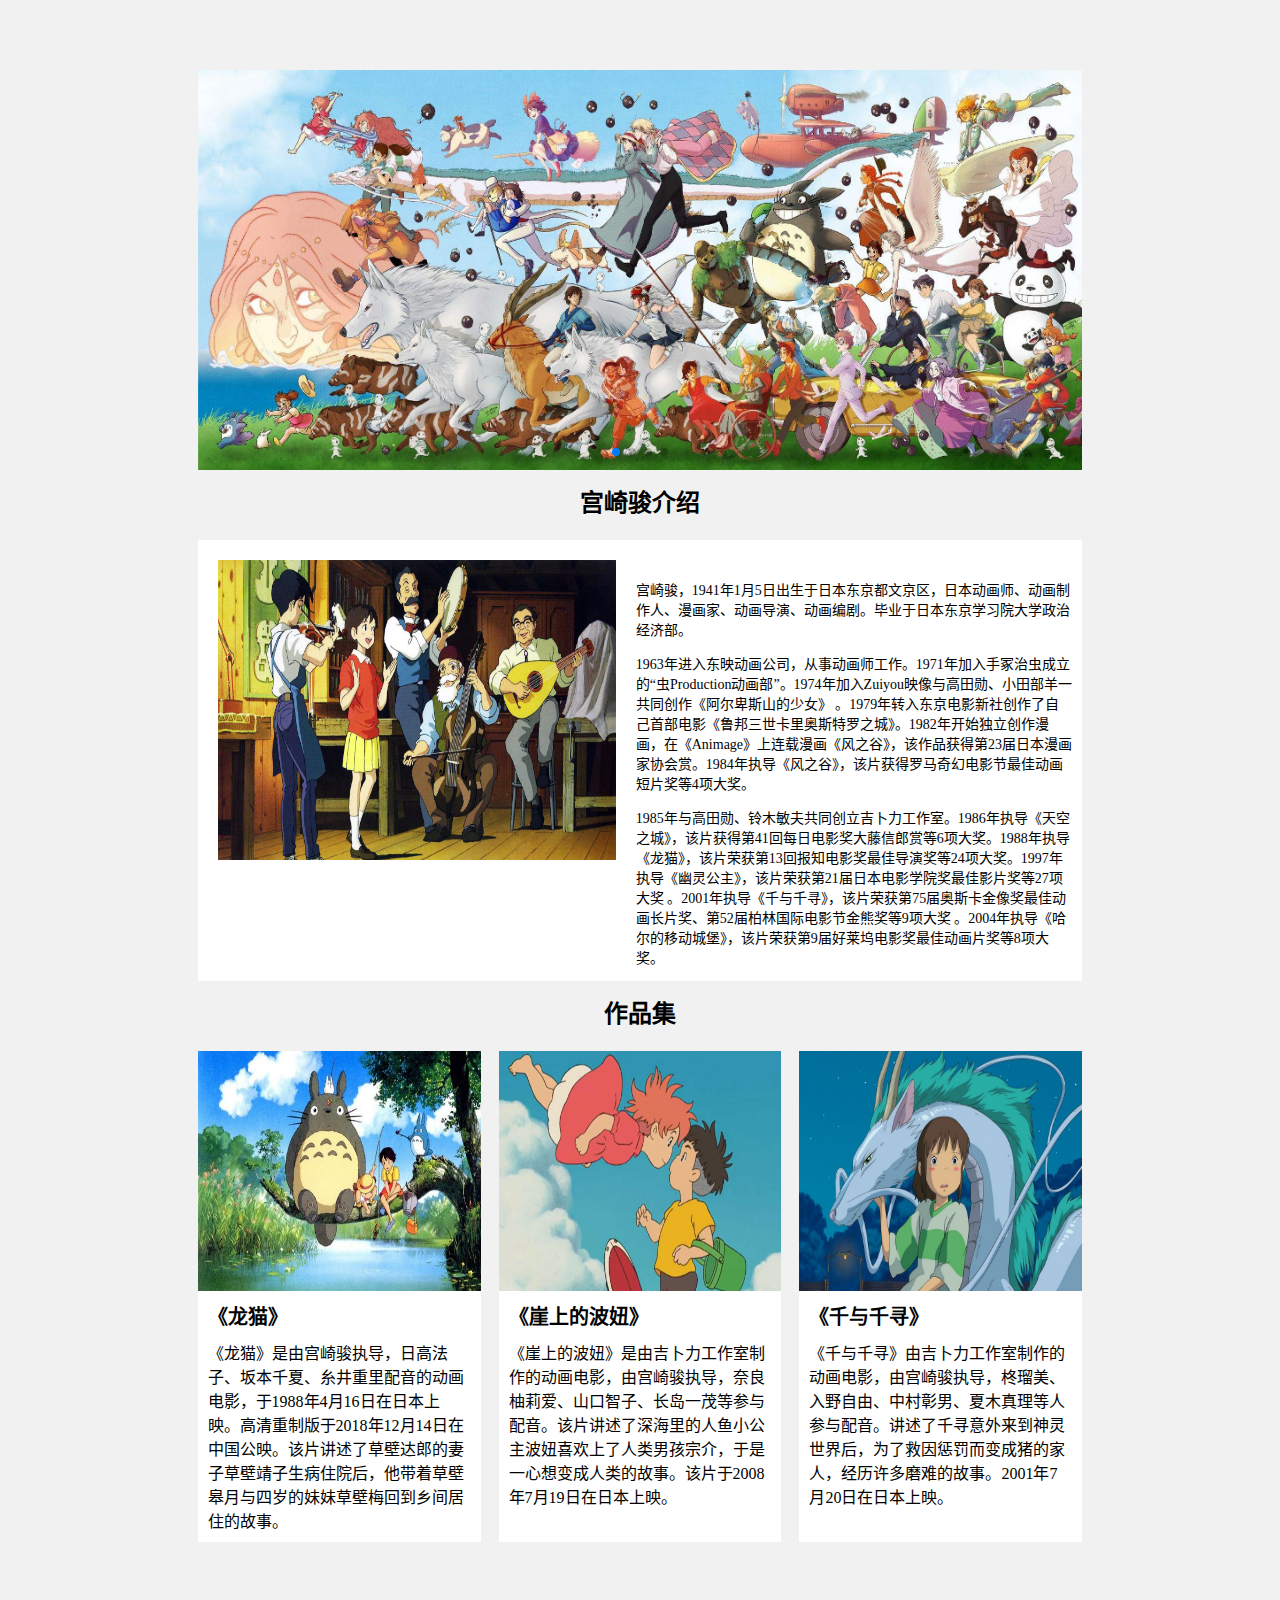
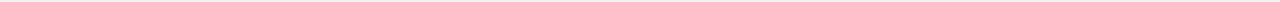
<file: index-iframe.html>
<!DOCTYPE html>
<html lang="zh-CN">

<head>
    <meta charset="UTF-8">
    <meta http-equiv="X-UA-Compatible" content="IE=edge">
    <meta name="viewport" content="width=device-width, initial-scale=1.0">
    <link rel="stylesheet" href="./css/swiper-bundle.min.css">
    <link rel="stylesheet" href="./css/index.css">
    <title>首页版心部分</title>
</head>

<body>
    <div class="container">
        <!-- 轮播图 -->
        <div class="swiper mySwiper">
            <div class="swiper-wrapper">
                <div class="swiper-slide"><img src="./image/LB1.jpeg" alt=""></div>
                <div class="swiper-slide"><a href="./boniu.html"><img src="./image/LB2.jpeg" alt=""></a></div>
                <div class="swiper-slide"><img src="./image/LB3.jpeg" alt=""></div>
                <div class="swiper-slide"><img src="./image/LB4.jpeg" alt=""></div>
            </div>
            <div class="swiper-pagination"></div>
        </div>
        <!-- 作者介绍 -->
        <div class="authorName"><span>宫崎骏介绍</span></div>
        <div class="authorDetails">
            <img src="./image/authorBG.jpeg" alt="">
            <div class="authorText">
                <p>宫崎骏，1941年1月5日出生于日本东京都文京区，日本动画师、动画制作人、漫画家、动画导演、动画编剧。毕业于日本东京学习院大学政治经济部。</p>
                <p>1963年进入东映动画公司，从事动画师工作。1971年加入手冢治虫成立的“虫Production动画部”。1974年加入Zuiyou映像与高田勋、小田部羊一共同创作《阿尔卑斯山的少女》
                    。1979年转入东京电影新社创作了自己首部电影《鲁邦三世卡里奥斯特罗之城》。1982年开始独立创作漫画，在《Animage》上连载漫画《风之谷》，该作品获得第23届日本漫画家协会赏。1984年执导《风之谷》，该片获得罗马奇幻电影节最佳动画短片奖等4项大奖。
                </p>
                <p>1985年与高田勋、铃木敏夫共同创立吉卜力工作室。1986年执导《天空之城》，该片获得第41回每日电影奖大藤信郎赏等6项大奖。1988年执导《龙猫》，该片荣获第13回报知电影奖最佳导演奖等24项大奖。1997年执导《幽灵公主》，该片荣获第21届日本电影学院奖最佳影片奖等27项大奖
                    。2001年执导《千与千寻》，该片荣获第75届奥斯卡金像奖最佳动画长片奖、第52届柏林国际电影节金熊奖等9项大奖
                    。2004年执导《哈尔的移动城堡》，该片荣获第9届好莱坞电影奖最佳动画片奖等8项大奖。</p>
            </div>
        </div>
        <!-- 作者作品集 -->
        <div class="authorName"><span>作品集</span></div>
        <ul class="CTs">
            <li class="longmao">
                <img src="./image/lm.jpeg" alt="龙猫">
                <div>
                    <span
                        style="font-size:20px;font-weight:700;margin-top: 10px;margin-left: 10px; align-self: flex-start;">《龙猫》</span>
                    <span
                        class="LM-detail">《龙猫》是由宫崎骏执导，日高法子、坂本千夏、糸井重里配音的动画电影，于1988年4月16日在日本上映。高清重制版于2018年12月14日在中国公映。该片讲述了草壁达郎的妻子草壁靖子生病住院后，他带着草壁皋月与四岁的妹妹草壁梅回到乡间居住的故事。</span>
                </div>
            </li>
            <li class="longmao">
                <img src="./image/bn.jpeg" alt="波妞">
                <div>
                    <span
                        style="font-size:20px;font-weight:700;margin-top: 10px;margin-left: 10px; align-self: flex-start;">《崖上的波妞》</span>
                    <span
                        class="LM-detail">《崖上的波妞》是由吉卜力工作室制作的动画电影，由宫崎骏执导，奈良柚莉爱、山口智子、长岛一茂等参与配音。该片讲述了深海里的人鱼小公主波妞喜欢上了人类男孩宗介，于是一心想变成人类的故事。该片于2008年7月19日在日本上映。</span>
                </div>
            </li>
            <li class="longmao">
                <img src="./image/qyqx.jpeg" alt="千与千寻">
                <div>
                    <span
                        style="font-size:20px;font-weight:700;margin-top: 10px;margin-left: 10px; align-self: flex-start;">《千与千寻》</span>
                    <span
                        class="LM-detail">《千与千寻》由吉卜力工作室制作的动画电影，由宫崎骏执导，柊瑠美、入野自由、中村彰男、夏木真理等人参与配音。讲述了千寻意外来到神灵世界后，为了救因惩罚而变成猪的家人，经历许多磨难的故事。2001年7月20日在日本上映。</span>
                </div>
            </li>
        </ul>
    </div>
</body>
<script src="./js/swiper-bundle.min.js"></script>
<script src="./js/index-iframe.js"></script>

</html>
</file>
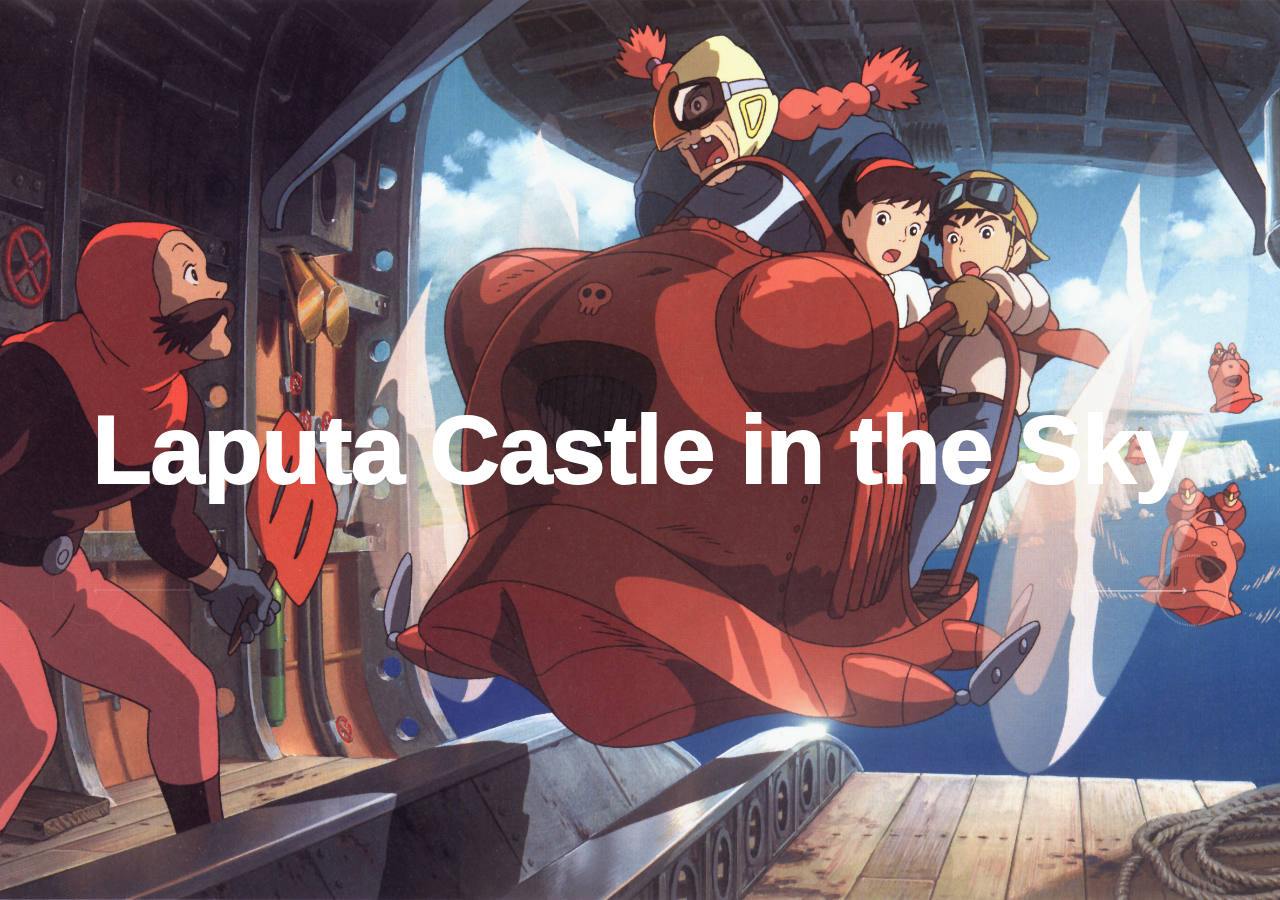
<file: tkzc.html>
<!DOCTYPE html>
<html lang="en">

<head>
    <meta charset="UTF-8">
    <meta http-equiv="X-UA-Compatible" content="IE=edge">
    <meta name="viewport" content="width=device-width, initial-scale=1.0">
    <link rel="stylesheet" href="./css/tkzc.css">
    <link rel="stylesheet" href="./css/swiper-bundle.min.css">
    <title>天空之城</title>
    <style>
        .container {
            margin: 0 auto;
            margin-top: 70px !important;
            width: 70%;
            /* background-color: skyblue; */
            margin-top: 50px;
            margin-bottom: 35px;
        }
    </style>
</head>

<body>
    <div class="swiper-container">
        <div class="swiper-wrapper">
            <div class="swiper-slide">
                <div class="title" data-swiper-parallax="-130%">
                    <h3>Laputa Castle in the Sky</h3>
                </div>
                <div class="img-box"><img src="./image/t1.jpg" style="transform:translateX(0);"></div>
            </div>
            <div class="swiper-slide">
                <div class="title" data-swiper-parallax="-130%">
                    <h3>Umeda Sky Building</h3>
                </div>
                <div class="img-box"><img src="./image/t2.jpg"></div>
            </div>
            <div class="swiper-slide">
                <div class="title" data-swiper-parallax="-130%">
                    <h3>METEORA</h3>
                </div>
                <div class="img-box"><img src="./image/t3.jpg"></div>
            </div>
        </div>
        <div class="button-prev button"><svg xmlns="http://www.w3.org/2000/svg" viewBox="0 350 160 90">
                <g id="arrow-svg-home">
                    <g id="circ" class="cls-1">
                        <circle cx="42" cy="42" r="40" class="cls-4"></circle>
                    </g>
                    <g id="arrow">
                        <path id="arrow-trg" d="M.983,6.929,4.447,3.464.983,0,0,.983,2.482,3.464,0,5.946Z"></path>
                    </g>
                    <path id="line" d="M120,0H0" class="cls-3"></path>
                </g>
            </svg></div>
        <!--左箭头-->
        <div class="button-next button"> <svg xmlns="http://www.w3.org/2000/svg" viewBox="0 350 160 90">
                <g id="arrow-svg-home">
                    <g id="circ" class="cls-1">
                        <circle cx="42" cy="42" r="40" class="cls-4"></circle>
                    </g>
                    <g id="arrow">
                        <path id="arrow-trg" d="M.983,6.929,4.447,3.464.983,0,0,.983,2.482,3.464,0,5.946Z"
                            class="cls-2"></path>
                    </g>
                    <path id="line" d="M120,0H0" class="cls-3"></path>
                </g>
            </svg></div>
        <!--右箭头-->
    </div>
    <script src="./js/swiper-bundle.min.js"></script>
    <script src="./js/tkzc.js"></script>
</body>

</html>
</file>
<file: css/author.css>
.container {
    margin: 0 auto;
    margin-top: 70px !important;
    width: 70%;
    /* background-color: skyblue; */
    margin-top: 50px;
    margin-bottom: 35px;
}

.author {
    width: 100%;
    height: 550px;
    display: flex;
    background-color: #fff;
}

.author .guoxinye-photo {
    width: 40%;
    height: 100%;
    padding: 15px;
    display: 1;
}

.guoxinye-photo img {
    width: 100%;
    height: 94%;
}

.authorExplain {
    width: 60%;
    padding: 15px;
    padding-top: 25px;
    padding-right: 25px;
}

.authorExplain span {
    font-size: 20px;
    font-weight: 700;
}

.authorExplain div {
    line-height: 24px;
    height: 40%;
    margin: 15px 10px;
    overflow: hidden;
    /* white-space: nowrap; */
    text-overflow: ellipsis;
}

ul {
    margin: 0;
    padding: 0;
    list-style: none;
    margin-top: 30px;
    height: 100%;
}

li {
    width: 100%;
    height: 100%;
    background-color: #fff;
    display: flex;
    justify-content: space-between;
    align-items: center;
    margin-bottom: 30px;
    overflow: hidden;
}

h2 {
    text-align: center;
}

li img {
    display: block;
    min-width: 345px;
    width: 345px;
    height: 30vh;
    margin: 0;
    padding: 0;
    margin: 20px;
}



.explain {
    background-color: #eee1d9;
    border-radius: 15px;
    font-size: 14px;
    width: 70%;
    margin: 20px;
    line-height: 22px;
    margin-left: 100px;
    padding: 20px;
    overflow: hidden;
    text-overflow: ellipsis;
}

li .explain h3 {
    line-height: normal;
}
</file>
<file: css/background.css>
* {
    margin: 0;
    padding: 0;
}

html {
    overflow-x: hidden;
    overflow-y: auto;
}

body {
    width: 100vw;
    overflow: hidden;
    padding-left: calc(100vw - 100%);
}

ul {
    margin-top: 30px;
    list-style: none;
}

li {
    margin-bottom: 40px;
    display: flex;
    align-items: center;
    justify-content: space-between;
    background-color: #fff;
    width: 100%;
}



li .movieImg {
    cursor: pointer;
    height: 150px;
    width: 20%;
    padding: 10px;
    text-align: center;
    line-height: 150px;
    color: red;
    font-size: 20px;
    font-weight: 700;
}

li img {
    width: 100%;
    height: 100%;
}

li .bgText {
    width: 80%;
    height: 100%;
    position: relative;
    display: flex;
    flex-direction: column;
    justify-content: center;
}

li .bgText div {
    align-self: center;
    font-size: 14px;
    line-height: 25px;
    text-overflow: ellipsis;
    overflow: hidden;
    padding: 0 20px;
}

.bgText .time {
    color: #be8900;
    font-size: 12px;
    position: absolute;
    right: 47px;
    bottom: 0px;
}

.reader {
    color: #00d75a;
    font-size: 12px;
    position: absolute;
    right: 150px;
    bottom: 0px;
}

li:last-child .bgText span {
    bottom: -25px;
}
</file>
<file: css/cartoon.css>
body {
    margin: 0;
    background-color: #fff !important;
}

h2 {
    font-family: -webkit-pictograph;
    font-size: 30px;
    font-style: italic;
    text-align: center;
}

img {
    width: 978px;
    height: 587px;
}

.swiper-container {
    padding-bottom: 40px;
}

.swiper-wrapper {}

.swiper-slide {
    width: 978px;
    transition-timing-function: linear;
}

@media only screen and (max-width:1200px) {
    .swiper-slide {
        width: 770px;
    }
}

@media only screen and (max-width:980px) {
    .swiper-slide {
        width: 471px;
    }
}

@media only screen and (max-height:480px) {
    .swiper-slide {
        width: 471px;
    }
}

.swiper-slide img {
    width: 100%;
    border-radius: 4px;
}

.swiper-slide .title {
    position: absolute;
    transform: rotate(90deg);
    transform-origin: left top;
    left: -3px;
    font-size: 11px;
    color: rgb(102, 102, 102);
}

.swiper-button-next,
.swiper-button-prev {
    width: 86px;
    height: 112px;
    background-size: 86px 112px;
    margin-top: -56px;
    outline: none;
}

.swiper-button-next {
    background-image: url(image/cursor-next.png);
}

.swiper-button-prev {
    background-image: url(image/cursor-prev.png);
}

.swiper-pagination-bullet {
    background: none;
    opacity: 1;
    margin: 0 6px !important;
    width: 9px;
    height: 9px;
    position: relative;
    outline: none;
    vertical-align: middle;
}

.swiper-pagination-bullet span {
    width: 3px;
    height: 3px;
    background: #CCC;
    display: block;
    border-radius: 50%;
    margin-top: 3px;
    margin-left: 3px;
}

.swiper-pagination-bullet i {
    background: #000;
    height: 1px;
    width: 20px;
    position: absolute;
    top: 4px;
    transform: scaleX(0);
    transform-origin: left;
    z-index: 3;
    transition-timing-function: linear;
}

.swiper-pagination-bullet-active span,
.swiper-pagination-bullet:hover span {
    width: 9px;
    height: 9px;
    margin-top: 0;
    margin-left: 0;
    background: #000;
    position: relative;
    z-index: 1;
}

.swiper-pagination-bullet-active i {
    animation: middle 6s;
}

.swiper-pagination-bullet:first-child.swiper-pagination-bullet-active i {
    animation: first 6s;
}

.swiper-pagination-bullet:last-child.swiper-pagination-bullet-active i {
    animation: last 6s;
}

@keyframes first {
    0% {
        transform: scaleX(0.5);
        left: 0px;
    }

    /*091*/
    100% {
        transform: scaleX(1);
        left: 2px;
    }

    /*0915*/
}

@keyframes last {
    0% {
        transform: scaleX(0.7);
        left: -10px;
    }

    /*1090*/
    20% {
        transform: scaleX(0.3);
        left: 2px;
    }

    /*090*/
    100% {
        transform: scaleX(0.3);
        left: 0px;
    }

    /*090*/
}

@keyframes middle {
    0% {
        transform: scaleX(0.7);
        left: -10px;
    }

    /*1091*/
    20% {
        transform: scaleX(0.45);
        left: 2px;
    }

    /*092*/
    100% {
        transform: scaleX(1);
        left: 2px;
    }

    /*0913*/
}
</file>
<file: css/effect.css>
ul {
    list-style: none;
    margin: 0 auto;
    padding: 0;
    display: flex;
    flex-wrap: wrap;
    justify-content: center;
}

li {
    margin: 20px;
    height: 200px;
    width: 200px;
    background-color: #fefefe;
    border-radius: 20px;
    font-size: 14px;
    padding: 10px;
    overflow: hidden;
    text-overflow: ellipsis;
    display: flex;
    flex-direction: column;
    align-items: center;
}

li:hover {
    box-shadow: 5px 5px 5px #5a8fbc
}

li span {
    font-size: 16px;
    color: red;
}

li div {
    margin: 10px;
    display: -webkit-box;
    -webkit-box-orient: vertical;
    -webkit-line-clamp: 8;
    overflow: hidden;
}
</file>
<file: css/eval.css>
* {
    margin: 0;
    padding: 0;
    box-sizing: border-box;
}

Ul {
    list-style: none;
    display: flex;
    flex-wrap: wrap;
    justify-content: space-around;
    align-items: center;
}

ul li {
    margin: 20px 30px;
    width: 270px;
    background-color: #fff;
    display: flex;
    flex-direction: column;
    justify-content: center;
    align-items: center;
    border-radius: 15px;
    padding: 10px;
}

span {
    width: 250px;
    height: 180px;

}

span img {
    width: 100%;
    height: 100%;
    border-top-left-radius: 15px;
    border-top-right-radius: 15px;
}

li div {
    width: 250px;
    background-color: #ffd764;
    border-bottom-left-radius: 15px;
    border-bottom-right-radius: 15px;
    font-size: 14px;
    display: flex;
    flex-direction: column;
    justify-content: center;
    align-items: center;
    padding: 10px;
}

li div p {
    margin-top: 5px;
    width: 100%;
    overflow: hidden;
}

.guoxinye-span-e {
    text-align: center;
    width: 100%;
    height: 35px;
    display: block;
    font-size: 14px;
    color: red;
}
</file>
<file: css/index.css>
ul {
    margin: 0;
    padding: 0;
}

body {
    background-color: #f1f1f1;
}

a {
    color: #000;
    text-decoration: none;
    font-size: 12px;
}

ul li {
    list-style: none;
}

a:hover {
    color: red;
    cursor: pointer;
}

.nav {
    position: absolute;
    top: 0;
    left: 0;
    background-color: #fff;
    height: 50px;
    width: 100%;
    display: flex;
    justify-content: space-around;
    align-items: center;
    box-shadow: 5px 5px 5px #ccc;
}

.user {
    display: flex;
    align-items: center;
}

.nav img {
    width: 35px;
    height: 35px;
    border-radius: 25%;
}

.control {
    width: 500px;
    display: flex;
    justify-content: space-between;
}

.footer {
    width: 100%;
    height: 35px;
    background-color: #000;
    position: fixed;
    bottom: 0;
    left: 0;
    color: #fff;
    display: flex;
    align-items: center;
    justify-content: center;
}

.container {
    margin: 0 auto;
    margin-top: 70px !important;
    width: 70%;
    /* background-color: skyblue; */
    margin-top: 50px;
    margin-bottom: 35px;
}

.swiper {
    margin: 0px auto;
    width: 100%;
    height: 400px;
    /* background-color: #91b; */
}

.swiper-slide img {
    width: 100%;
    height: 100%;
}

.authorName {
    width: 100%;
    margin: 0 auto;
    display: flex;
    justify-content: center;
}

.authorName span {
    margin-top: 20px;
    display: block;
    height: 50px;
    line-height: 27px;
    font-size: 24px;
    font-weight: 700;
}

.authorDetails {
    background-color: #fff;
    width: 100%;
    display: flex;
}

.authorDetails img {
    display: block;
    padding: 20px;
    width: 45%;
    height: 300px;
}

.authorText {
    margin-top: 25px;
    padding-right: 10px;
}

.authorText p {
    font-size: 14px;
}

.longmao {
    background-color: #fff;
    width: 400px;
    display: flex;
    flex-direction: column;
    justify-content: center;
    align-items: center;
}

.longmao img {
    width: 400px;
    height: 240px;
}

.longmao div {
    flex: 1;
    margin-top: 10px;
}

.CTs {
    display: flex;
    justify-content: space-around;
    margin-bottom: 60px;
    width: 100%;
}

.CTs li {
    margin: 0;
    padding: 0;
    width: 100%;
    margin-right: 18px;
}

.CTs li:nth-child(3) {
    margin: 0;
}

.CTs li img {
    width: 100%;
}

.LM-detail {
    margin: 10px;
    display: block;
}

iframe {
    width: 100%;
    height: 900px;
    display: none;
}

.a4 {
    position: relative;
    display: block;
}

.guoxinye-select2 {
    text-align: center;
    position: absolute;
    display: flex;
    flex-direction: column;
    justify-content: space-around;
    align-items: center;
    width: 3vw;
    height: 5vh;
    border-radius: 10%;
    background-color: #ccc;
    position: absolute;
    top: 35px;
    left: calc(70% + 6px);
}

.guoxinye-select2 a {
    font-size: 12px;
    font-style: normal;
    text-align: center;
    display: block;
    width: 90%;
    height: 40%;
}

.guoxinye-select2 a:hover {
    color: red;
    cursor: pointer;
}
</file>
<file: css/tkzc.css>
html,
body {
    position: relative;
    height: 100%;
    overflow: hidden;
}

body {
    background: #eee;
    font-family: sans-serif;
    font-size: 14px;
    color: #000;
    margin: 0;
    padding: 0;
}

.swiper-container {
    width: 100%;
    height: 100%;
    background-color: rgb(179, 189, 196);
    transition: 1s background-color 1.3s;
}

.swiper-wrapper {
    transition-delay: 1s;
    transition-timing-function: cubic-bezier(0.5, 0, 0, 1);
}

.swiper-slide {
    text-align: center;
    font-size: 18px;
    /* Center slide text vertically */
    display: -webkit-box;
    display: -ms-flexbox;
    display: -webkit-flex;
    display: flex;
    -webkit-box-pack: center;
    -ms-flex-pack: center;
    -webkit-justify-content: center;
    justify-content: center;
    -webkit-box-align: center;
    -ms-flex-align: center;
    -webkit-align-items: center;
    align-items: center;
}

.title {
    transition-delay: 1s;
    z-index: 10;
}

.title h3 {
    font-weight: 700;
    font-size: calc(55px + 54 * ((53vw + 53vh) - 520px) / 820);
    letter-spacing: -1px;
    color: rgba(255, 255, 255, 0);
    -webkit-text-stroke: 2px #fff;
}

.img-box {
    width: 100%;
    height: 100%;
    position: absolute;
    transform: scale(0.6, 0.6);
    transition-duration: 1s;
    transition-property: transform;
    transition-timing-function: cubic-bezier(0.5, 0, 0, 1);
    opacity: 0.9;
    overflow: hidden;
}

.img-box img {
    width: 100%;
    height: 100%;
    object-fit: cover;
    transform: scale(1.2, 1.2) translateX(50%);
    transition-timing-function: cubic-bezier(0.5, 0, 0, 1);
    transition-property: transform;
}

.button-prev,
.button-next {
    transition: 0.5s;
    outline: none;
    position: absolute;
    width: 140px;
    z-index: 10;
    top: 65vh;
    transform: translateY(-34px);
    cursor: pointer;
}

.button-prev {
    left: 4vw;
}

.button-next {
    right: 4vw;
}

.button.disabled {
    opacity: 0.2;
    cursor: default;
}

#arrow-svg-home {
    transform: translateY(353px);
}

.button-next #arrow-svg-home {
    transform: translateY(353px) rotateY(180deg);
    transform-origin: 80px 0px 0px;
}

svg {
    transition: 0.5s;
}

.cls-1 {
    transition: 0.5s;
    opacity: 0.4;
    transform-origin: -20px 40px;
    opacity: 1;
}

.cls-4 {
    transition: 0.5s;
    stroke-width: 2px;
    stroke: #fff;
    fill: none;
    stroke-dasharray: 1;
    stroke-dashoffset: 1;
    opacity: 0.4;
    transform-origin: 0px 0px 0px;
}

#arrow-trg {
    transition: 0.5s;
    fill: #fff;
    transform: rotateY(180deg) translate(-53px, 39px);
}

#line {
    transition: 0.5s;
    stroke: #fff;
    transform: translate(50px, 42px);
}

.button-prev:not(.disabled):hover svg {
    transform: translateX(-25px);
}

.button-next:not(.disabled):hover svg {
    transform: translateX(25px);
}

.button:not(.disabled):hover .cls-1 {
    transform: scale(1.1);
}

.button:not(.disabled):hover .cls-4 {
    stroke-dasharray: 2px;
    stroke-dashoffset: 2px;
    opacity: 1;
}

.button:not(.disabled):hover #arrow-trg {
    transform: rotateY(180deg) translate(-37px, 39px);
}

.button:not(.disabled):hover #line {
    transform: translate(35px, 42px) scaleX(0.33);
}
</file>
